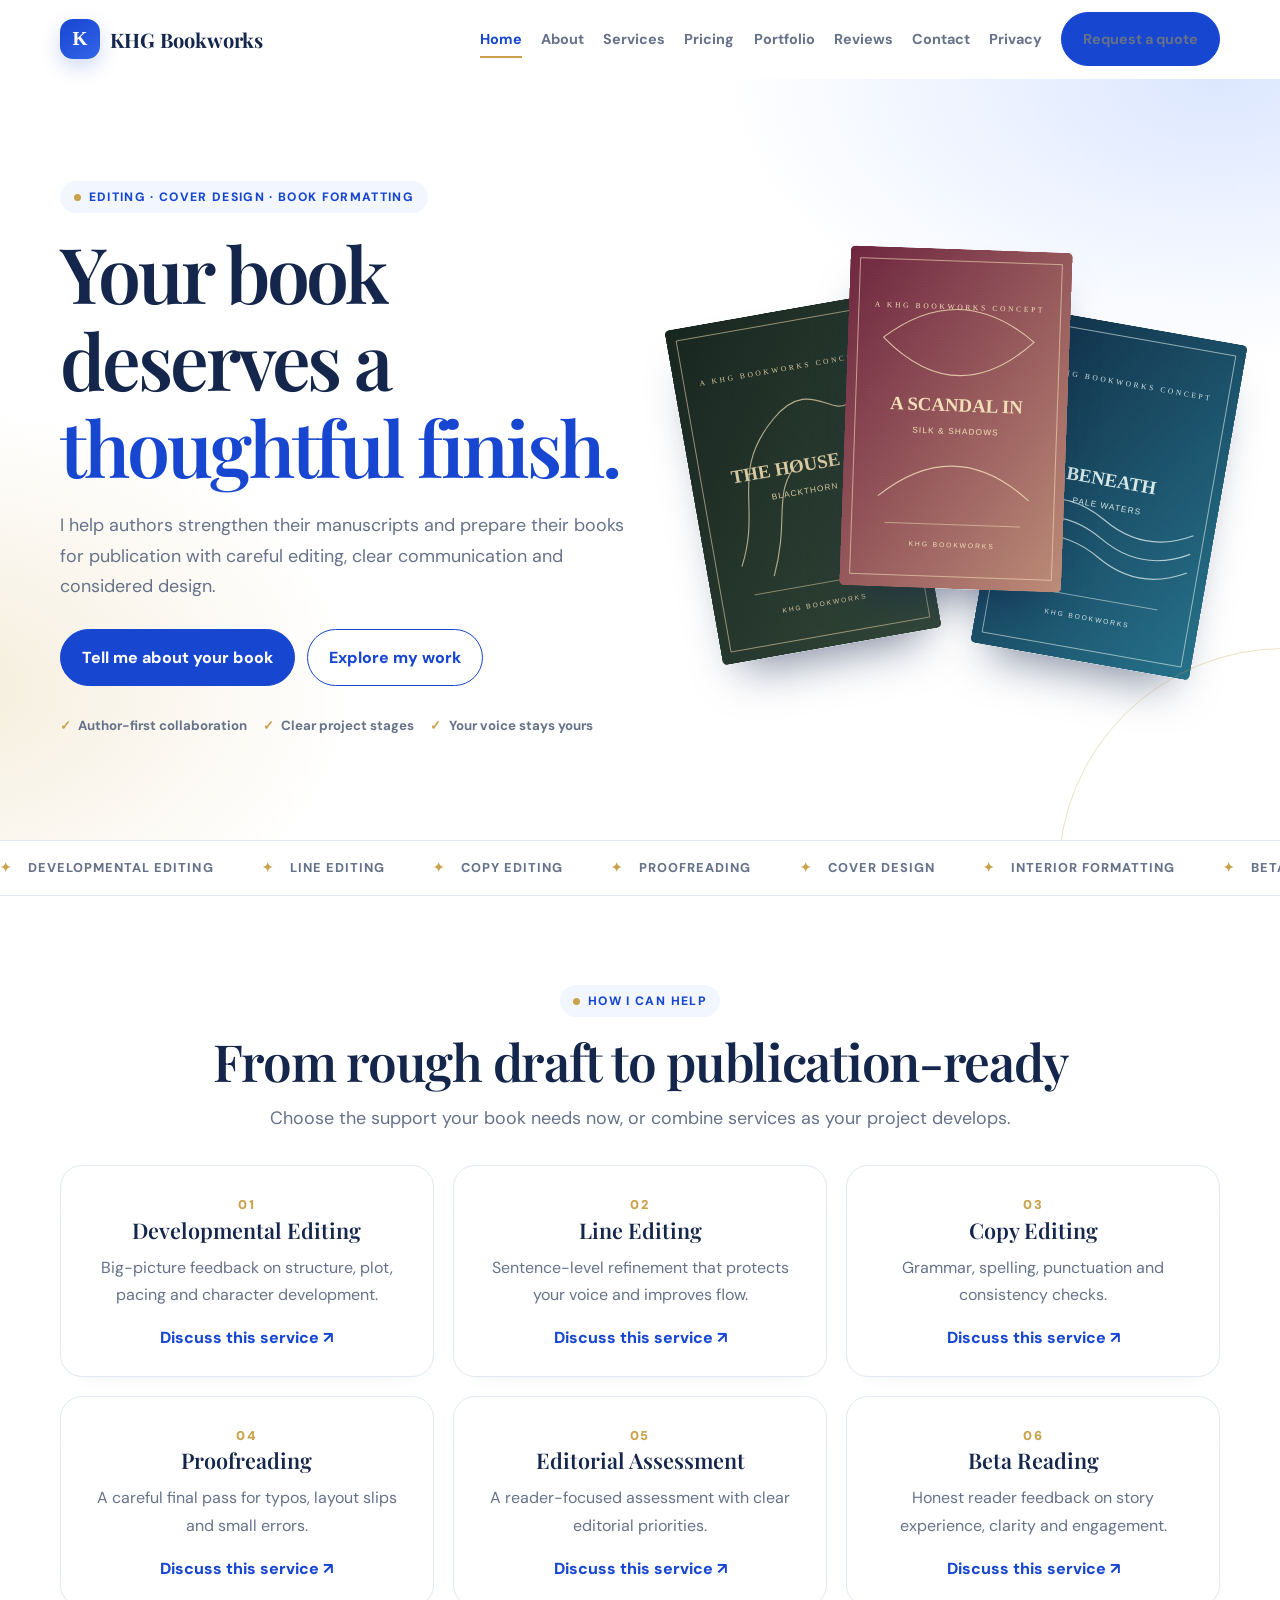
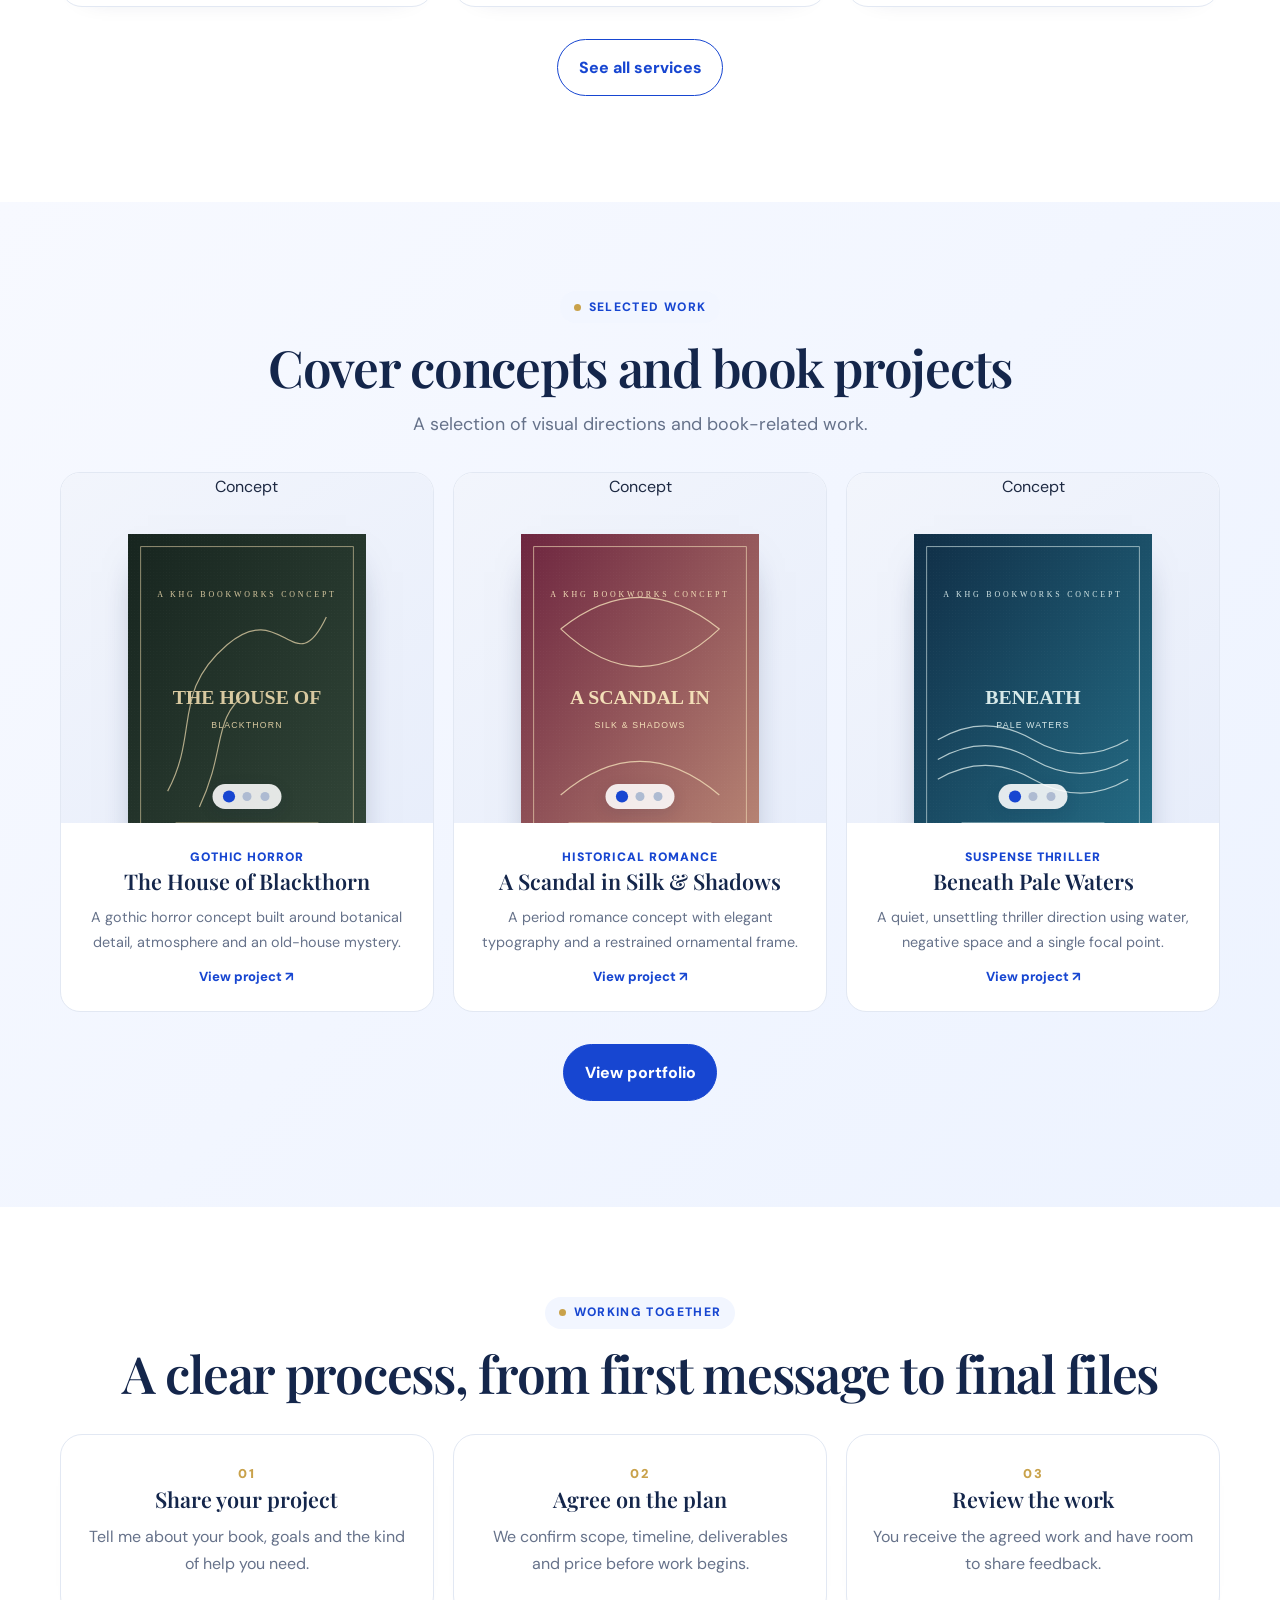
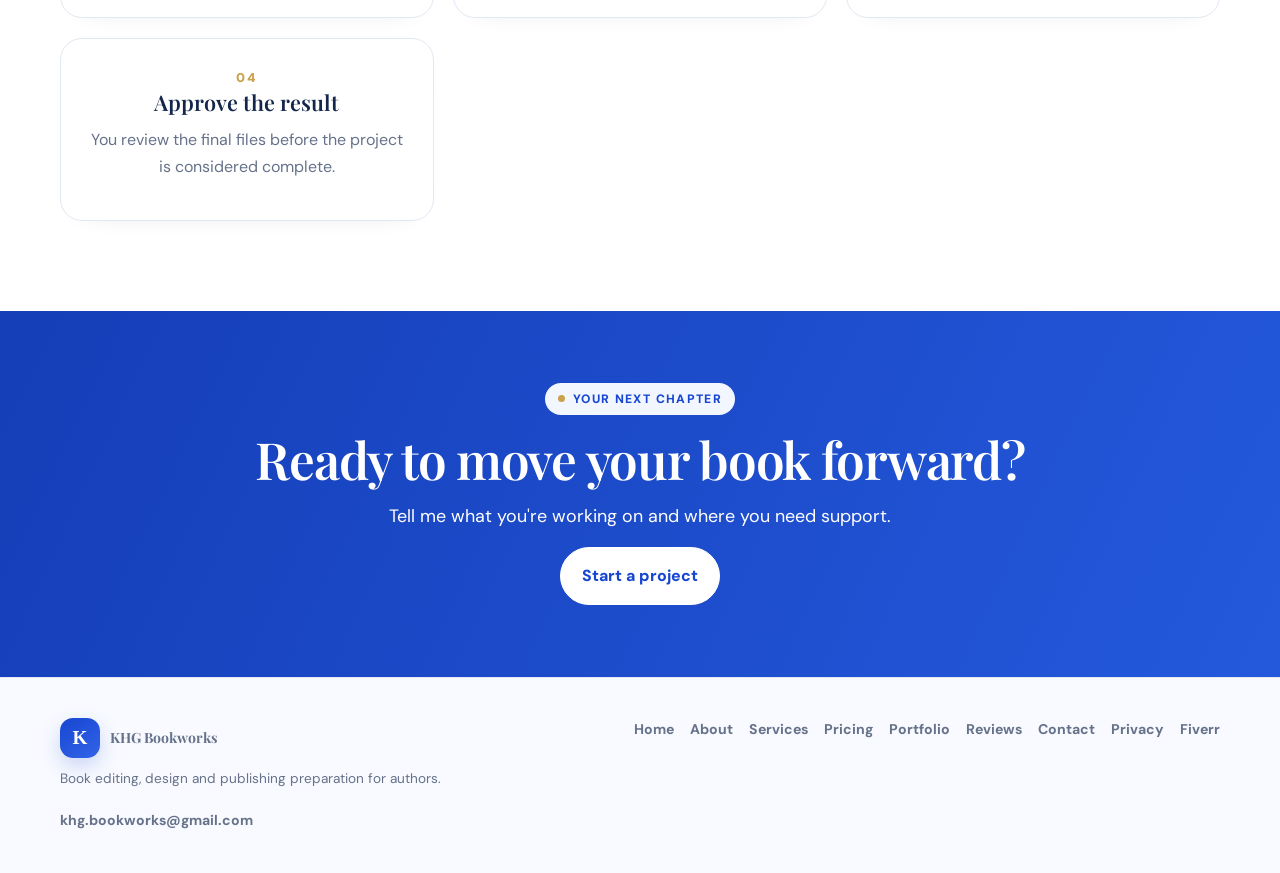
<file: index.html>
<!doctype html>
<html lang="en"><head><meta charset="utf-8"><meta name="viewport" content="width=device-width,initial-scale=1">
<title>Book Editing, Cover Design & Formatting | KHG Bookworks</title><meta name="description" content="Thoughtful editing, book design and formatting for authors preparing to publish."><link rel="canonical" href="https://khgbookworks.github.io/KHG.BOOKWORKS/"><meta property="og:type" content="website"><meta property="og:title" content="Book Editing, Cover Design & Formatting | KHG Bookworks"><meta property="og:description" content="Thoughtful editing, book design and formatting for authors preparing to publish."><meta property="og:url" content="https://khgbookworks.github.io/KHG.BOOKWORKS/"><meta name="twitter:card" content="summary">
<meta name="theme-color" content="#1746d1"><link rel="preconnect" href="https://fonts.googleapis.com"><link rel="preconnect" href="https://fonts.gstatic.com" crossorigin>
<link href="https://fonts.googleapis.com/css2?family=DM+Sans:wght@400;500;600;700&family=Playfair+Display:wght@500;600;700&display=swap" rel="stylesheet">
<link rel="stylesheet" href="css/style.css"><script src="js/config.js"></script><script defer src="js/main.js"></script></head>
<body data-page="home"><a class="skip" href="#main">Skip to content</a><div id="site"><div class="loading">KHG Bookworks</div></div></body></html>
</file>
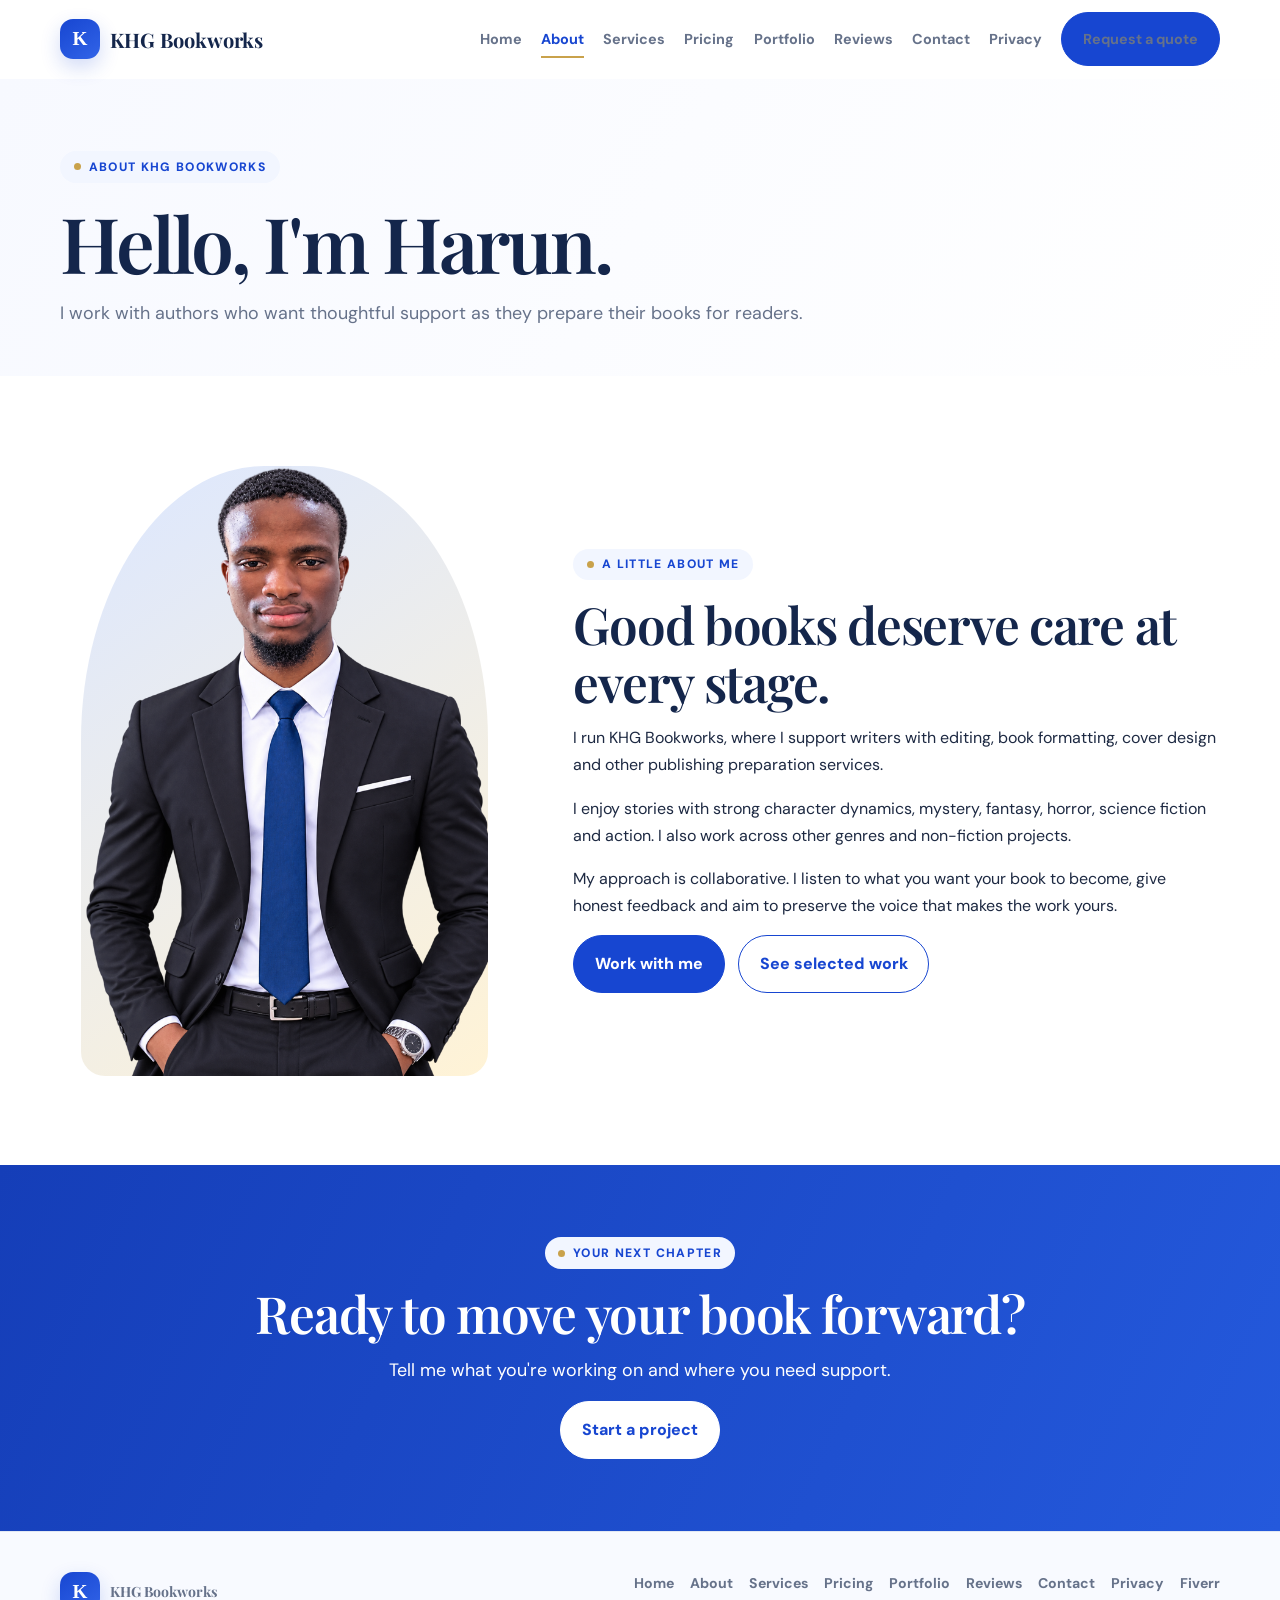
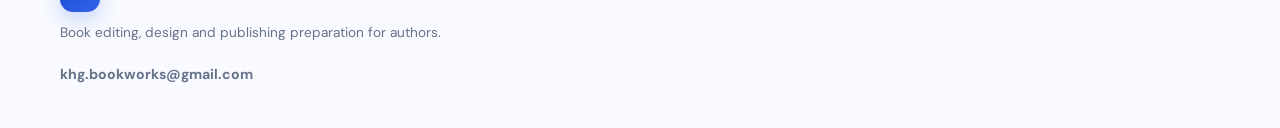
<file: about.html>
<!doctype html>
<html lang="en"><head><meta charset="utf-8"><meta name="viewport" content="width=device-width,initial-scale=1">
<title>About Harun | KHG Bookworks</title><meta name="description" content="Meet Harun, the person behind KHG Bookworks."><link rel="canonical" href="https://khgbookworks.github.io/KHG.BOOKWORKS/about.html"><meta property="og:type" content="website"><meta property="og:title" content="About Harun | KHG Bookworks"><meta property="og:description" content="Meet Harun, the person behind KHG Bookworks."><meta property="og:url" content="https://khgbookworks.github.io/KHG.BOOKWORKS/about.html"><meta name="twitter:card" content="summary">
<meta name="theme-color" content="#1746d1"><link rel="preconnect" href="https://fonts.googleapis.com"><link rel="preconnect" href="https://fonts.gstatic.com" crossorigin>
<link href="https://fonts.googleapis.com/css2?family=DM+Sans:wght@400;500;600;700&family=Playfair+Display:wght@500;600;700&display=swap" rel="stylesheet">
<link rel="stylesheet" href="css/style.css"><script src="js/config.js"></script><script defer src="js/main.js"></script></head>
<body data-page="about"><a class="skip" href="#main">Skip to content</a><div id="site"><div class="loading">KHG Bookworks</div></div></body></html>
</file>
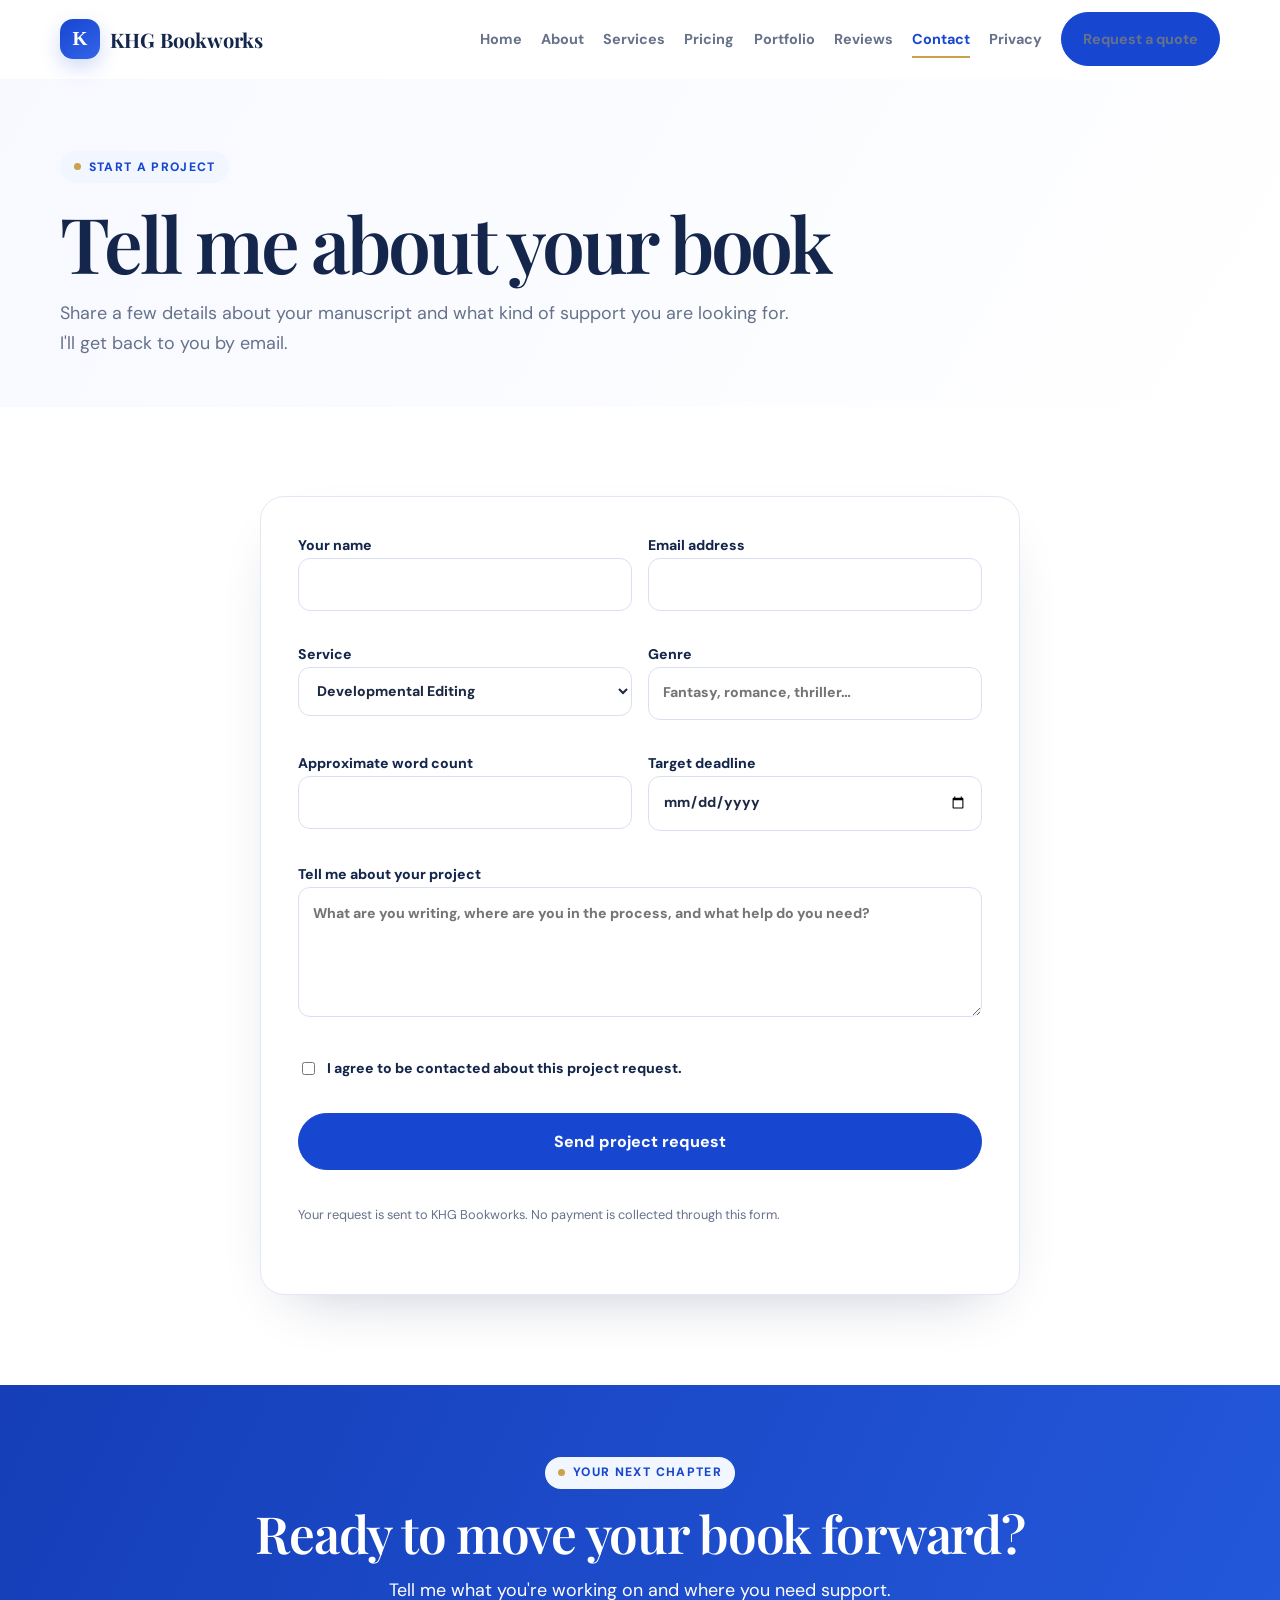
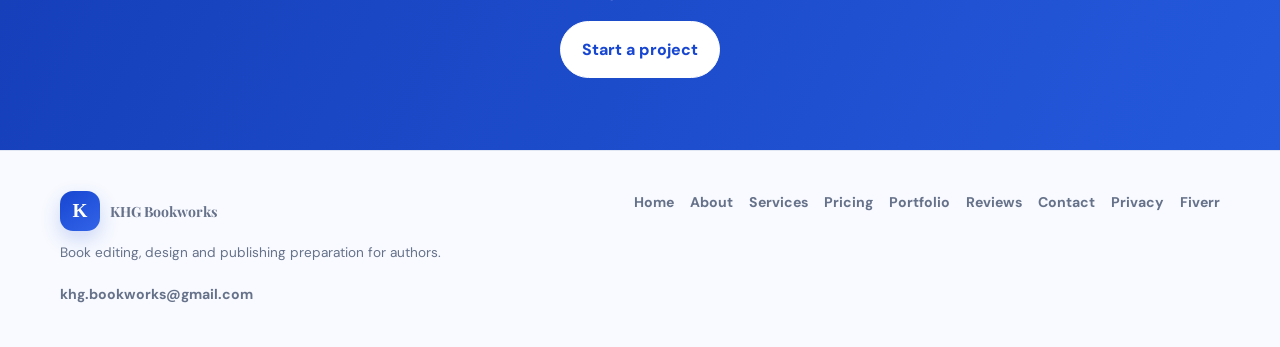
<file: contact.html>
<!doctype html>
<html lang="en"><head><meta charset="utf-8"><meta name="viewport" content="width=device-width,initial-scale=1">
<title>Start a Book Project | KHG Bookworks</title><meta name="description" content="Tell KHG Bookworks about your manuscript and the support you need."><link rel="canonical" href="https://khgbookworks.github.io/KHG.BOOKWORKS/contact.html"><meta property="og:type" content="website"><meta property="og:title" content="Start a Book Project | KHG Bookworks"><meta property="og:description" content="Tell KHG Bookworks about your manuscript and the support you need."><meta property="og:url" content="https://khgbookworks.github.io/KHG.BOOKWORKS/contact.html"><meta name="twitter:card" content="summary">
<meta name="theme-color" content="#1746d1"><link rel="preconnect" href="https://fonts.googleapis.com"><link rel="preconnect" href="https://fonts.gstatic.com" crossorigin>
<link href="https://fonts.googleapis.com/css2?family=DM+Sans:wght@400;500;600;700&family=Playfair+Display:wght@500;600;700&display=swap" rel="stylesheet">
<link rel="stylesheet" href="css/style.css"><script src="js/config.js"></script><script defer src="js/main.js"></script></head>
<body data-page="contact"><a class="skip" href="#main">Skip to content</a><div id="site"><div class="loading">KHG Bookworks</div></div></body></html>
</file>
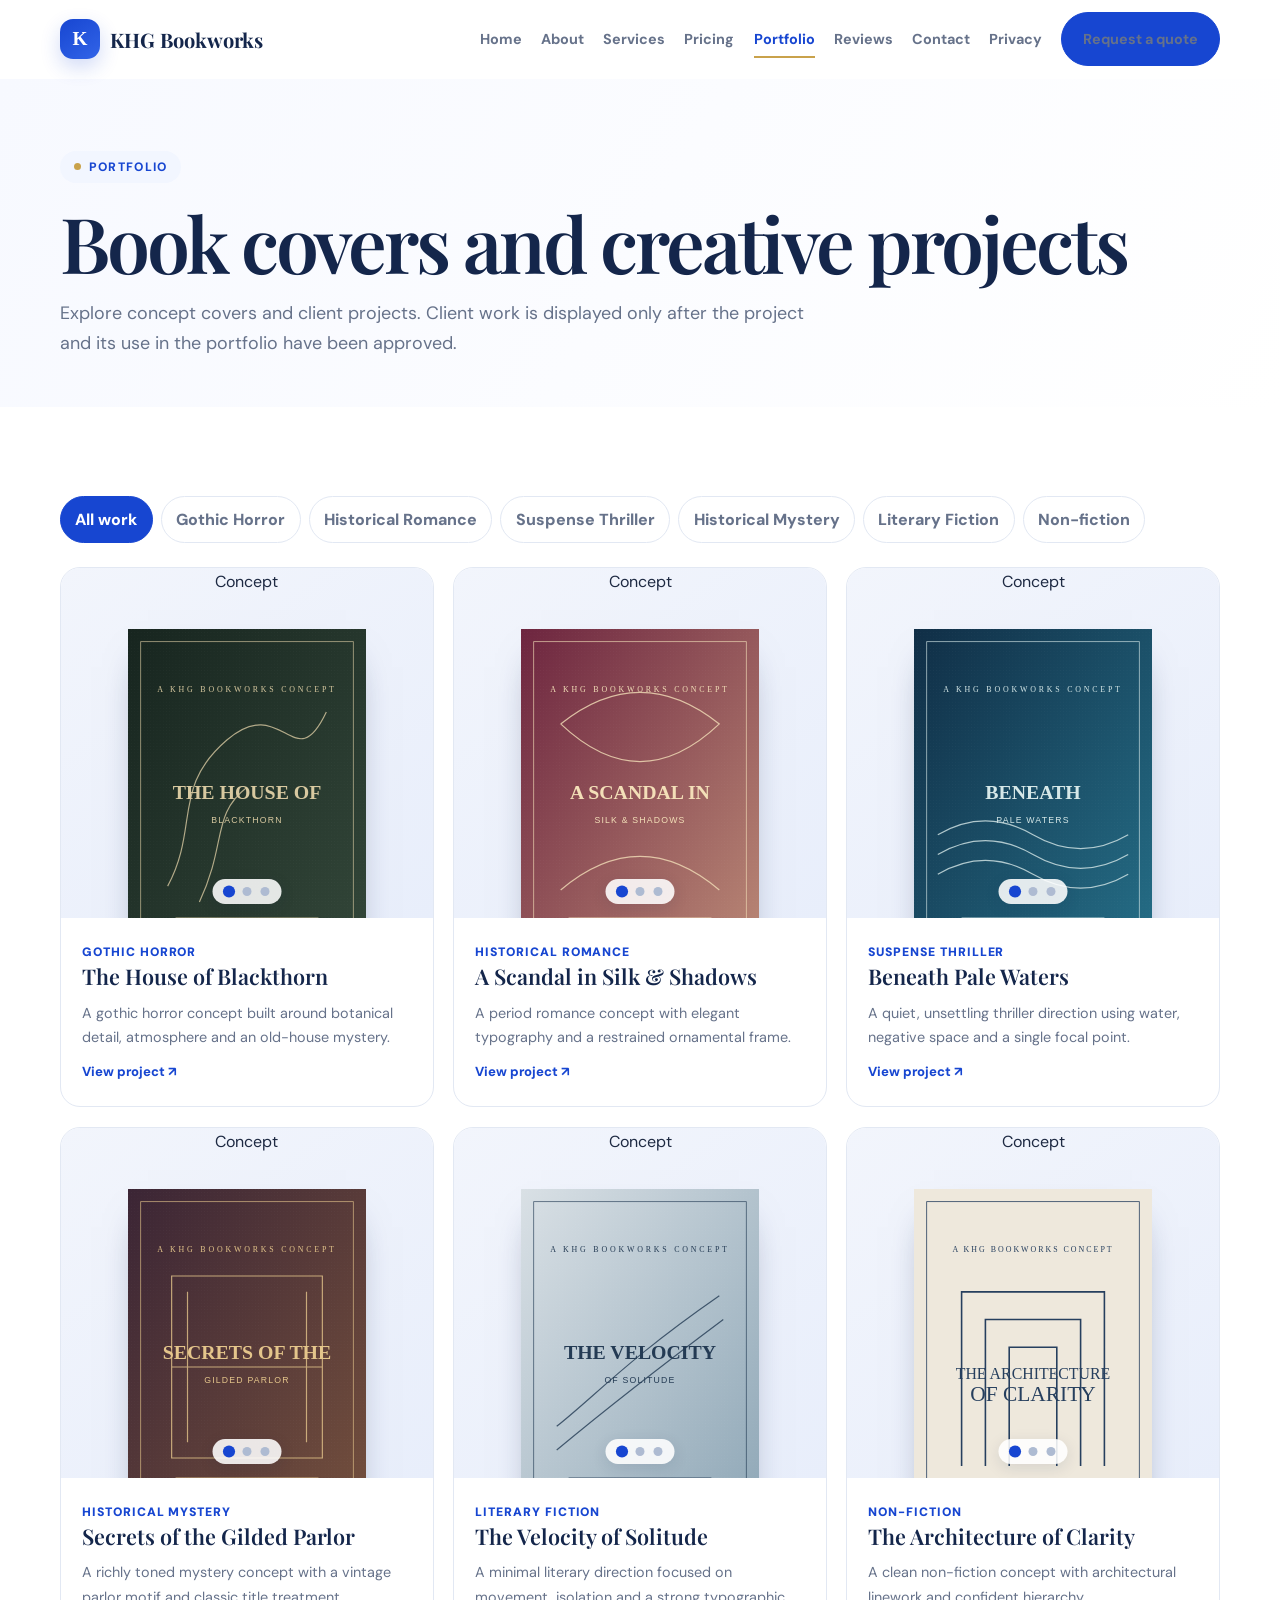
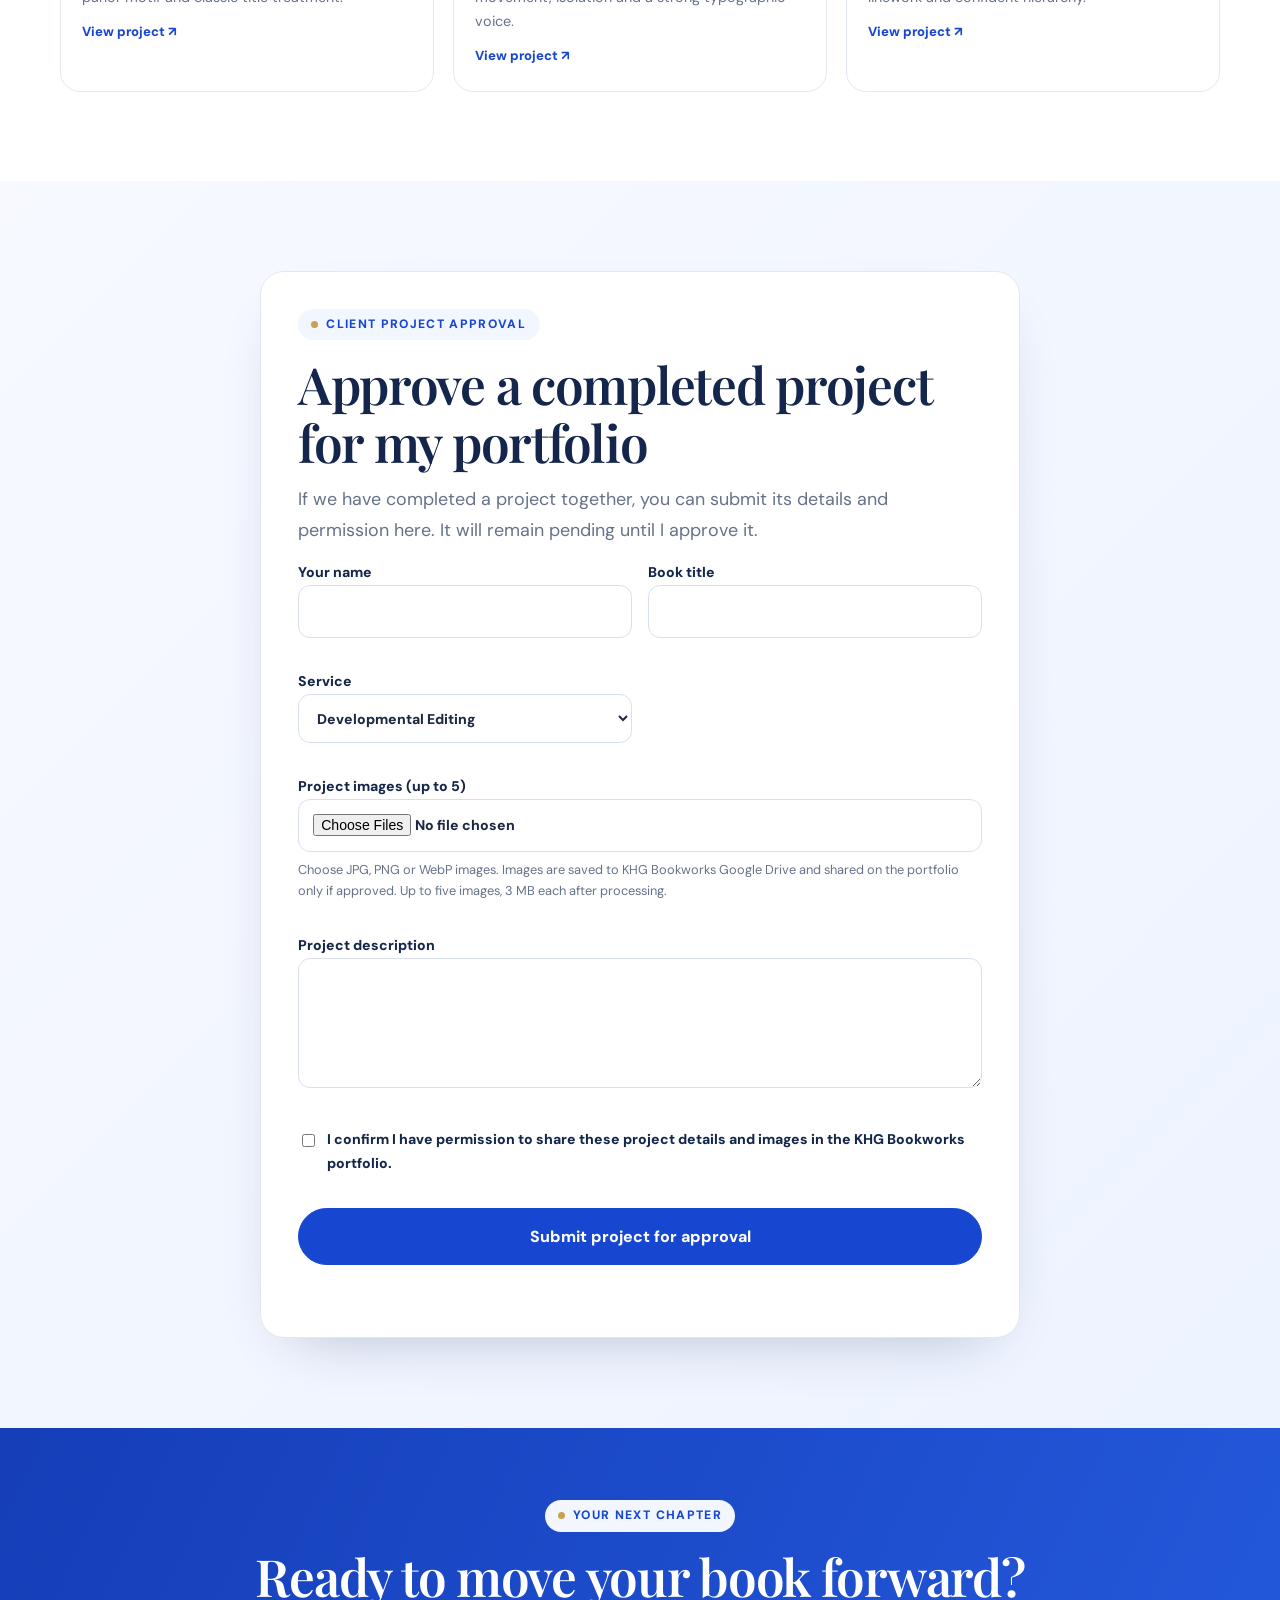
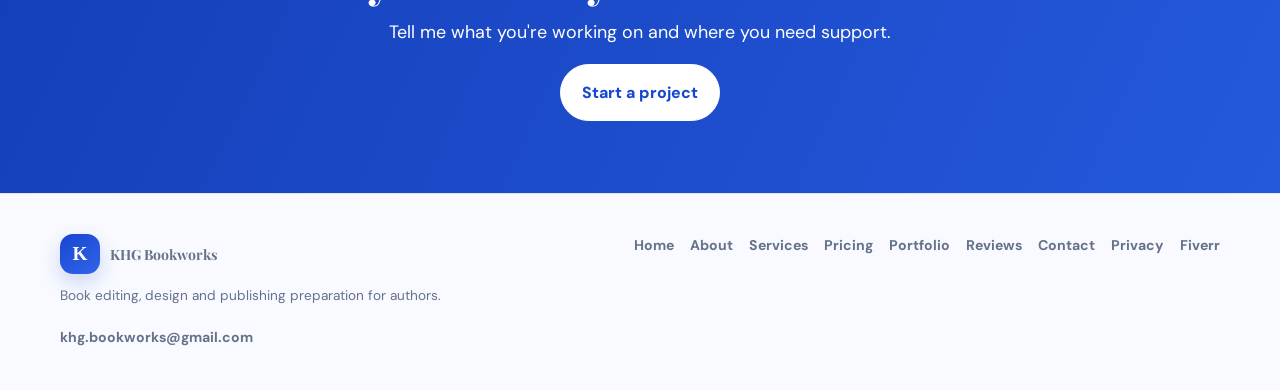
<file: portfolio.html>
<!doctype html>
<html lang="en"><head><meta charset="utf-8"><meta name="viewport" content="width=device-width,initial-scale=1">
<title>Book Design & Editing Portfolio | KHG Bookworks</title><meta name="description" content="Explore cover concepts and completed author projects."><link rel="canonical" href="https://khgbookworks.github.io/KHG.BOOKWORKS/portfolio.html"><meta property="og:type" content="website"><meta property="og:title" content="Book Design & Editing Portfolio | KHG Bookworks"><meta property="og:description" content="Explore cover concepts and completed author projects."><meta property="og:url" content="https://khgbookworks.github.io/KHG.BOOKWORKS/portfolio.html"><meta name="twitter:card" content="summary">
<meta name="theme-color" content="#1746d1"><link rel="preconnect" href="https://fonts.googleapis.com"><link rel="preconnect" href="https://fonts.gstatic.com" crossorigin>
<link href="https://fonts.googleapis.com/css2?family=DM+Sans:wght@400;500;600;700&family=Playfair+Display:wght@500;600;700&display=swap" rel="stylesheet">
<link rel="stylesheet" href="css/style.css"><script src="js/config.js"></script><script defer src="js/main.js"></script></head>
<body data-page="portfolio"><a class="skip" href="#main">Skip to content</a><div id="site"><div class="loading">KHG Bookworks</div></div></body></html>
</file>
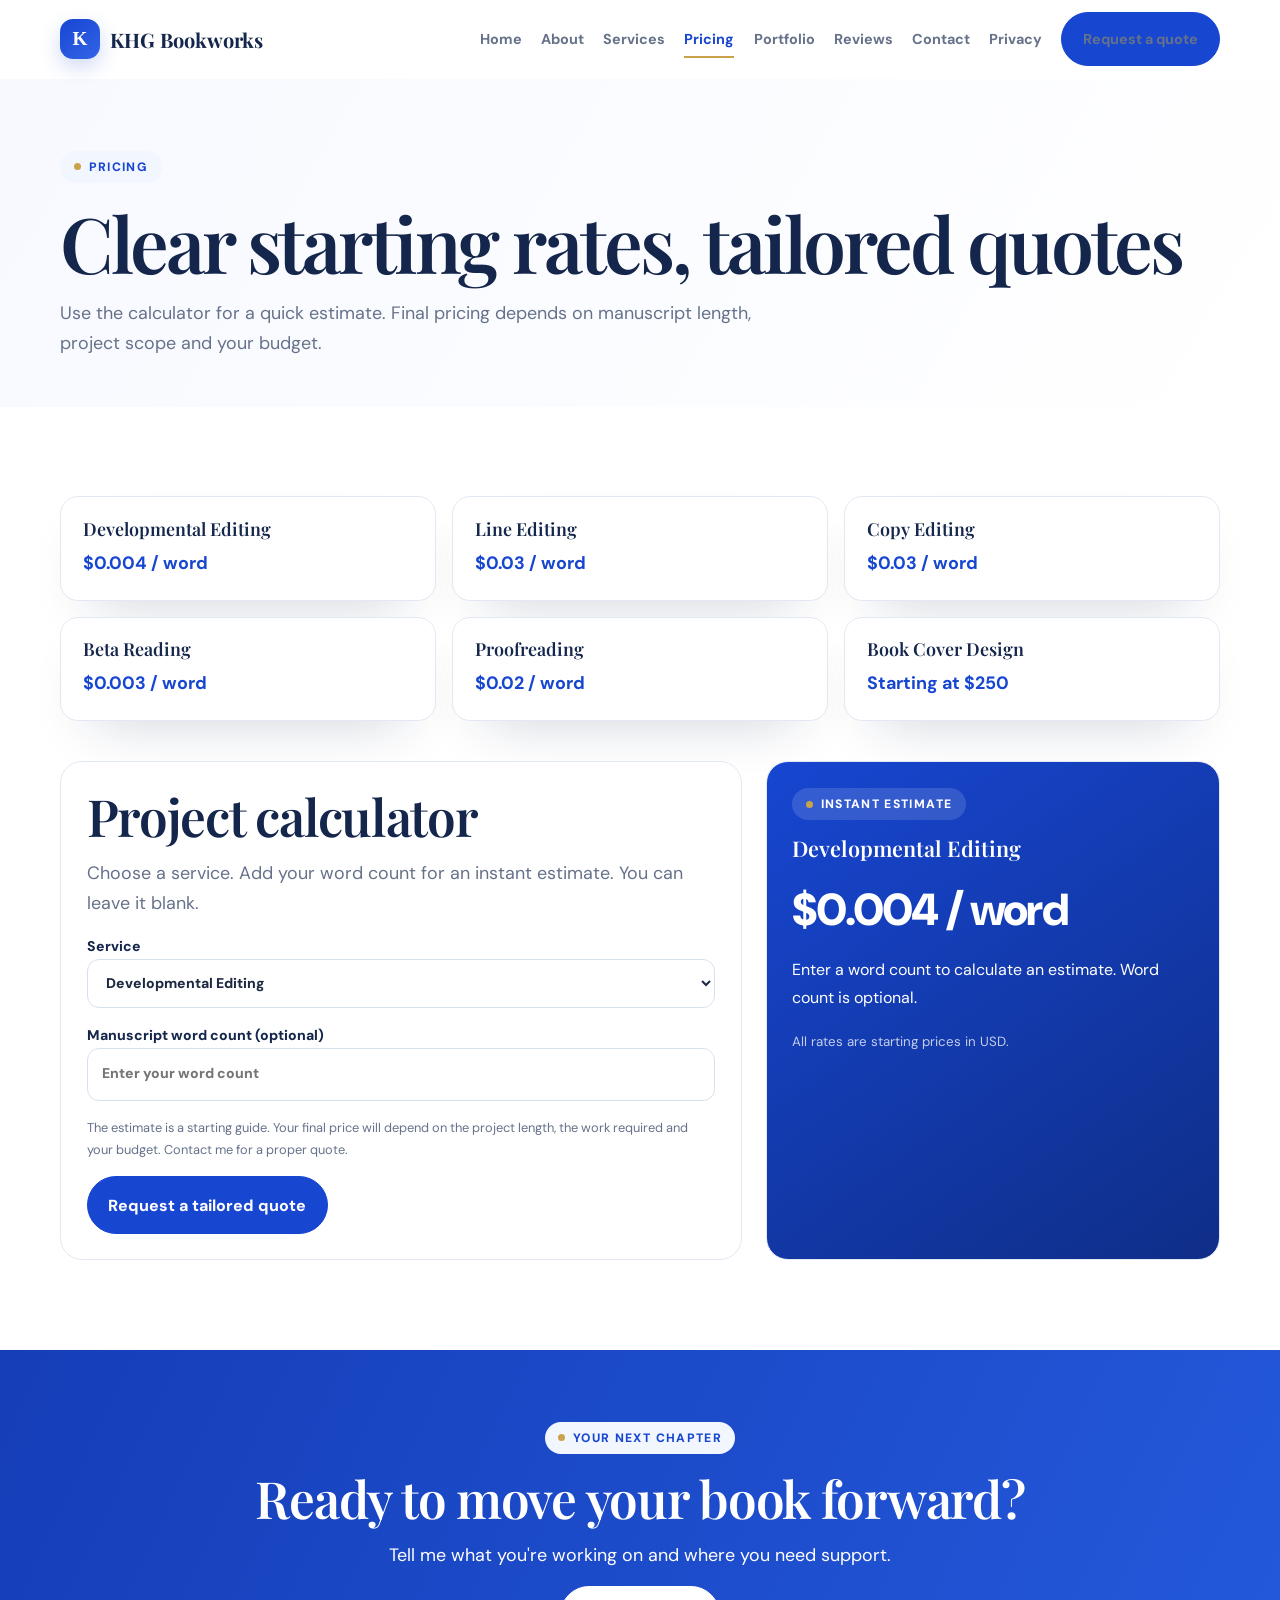
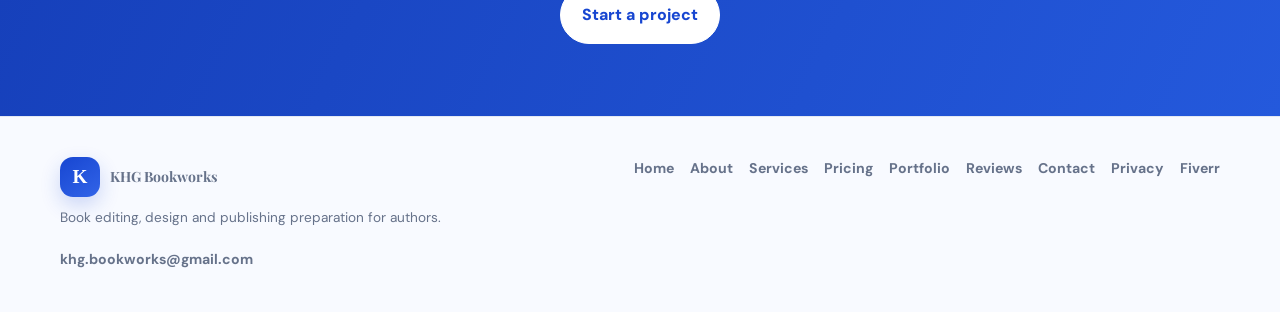
<file: pricing.html>
<!doctype html>
<html lang="en"><head><meta charset="utf-8"><meta name="viewport" content="width=device-width,initial-scale=1">
<title>Pricing & Project Estimate | KHG Bookworks</title><meta name="description" content="Get a starting estimate for your manuscript or book project."><link rel="canonical" href="https://khgbookworks.github.io/KHG.BOOKWORKS/pricing.html"><meta property="og:type" content="website"><meta property="og:title" content="Pricing & Project Estimate | KHG Bookworks"><meta property="og:description" content="Get a starting estimate for your manuscript or book project."><meta property="og:url" content="https://khgbookworks.github.io/KHG.BOOKWORKS/pricing.html"><meta name="twitter:card" content="summary">
<meta name="theme-color" content="#1746d1"><link rel="preconnect" href="https://fonts.googleapis.com"><link rel="preconnect" href="https://fonts.gstatic.com" crossorigin>
<link href="https://fonts.googleapis.com/css2?family=DM+Sans:wght@400;500;600;700&family=Playfair+Display:wght@500;600;700&display=swap" rel="stylesheet">
<link rel="stylesheet" href="css/style.css"><script src="js/config.js"></script><script defer src="js/main.js"></script></head>
<body data-page="pricing"><a class="skip" href="#main">Skip to content</a><div id="site"><div class="loading">KHG Bookworks</div></div></body></html>
</file>
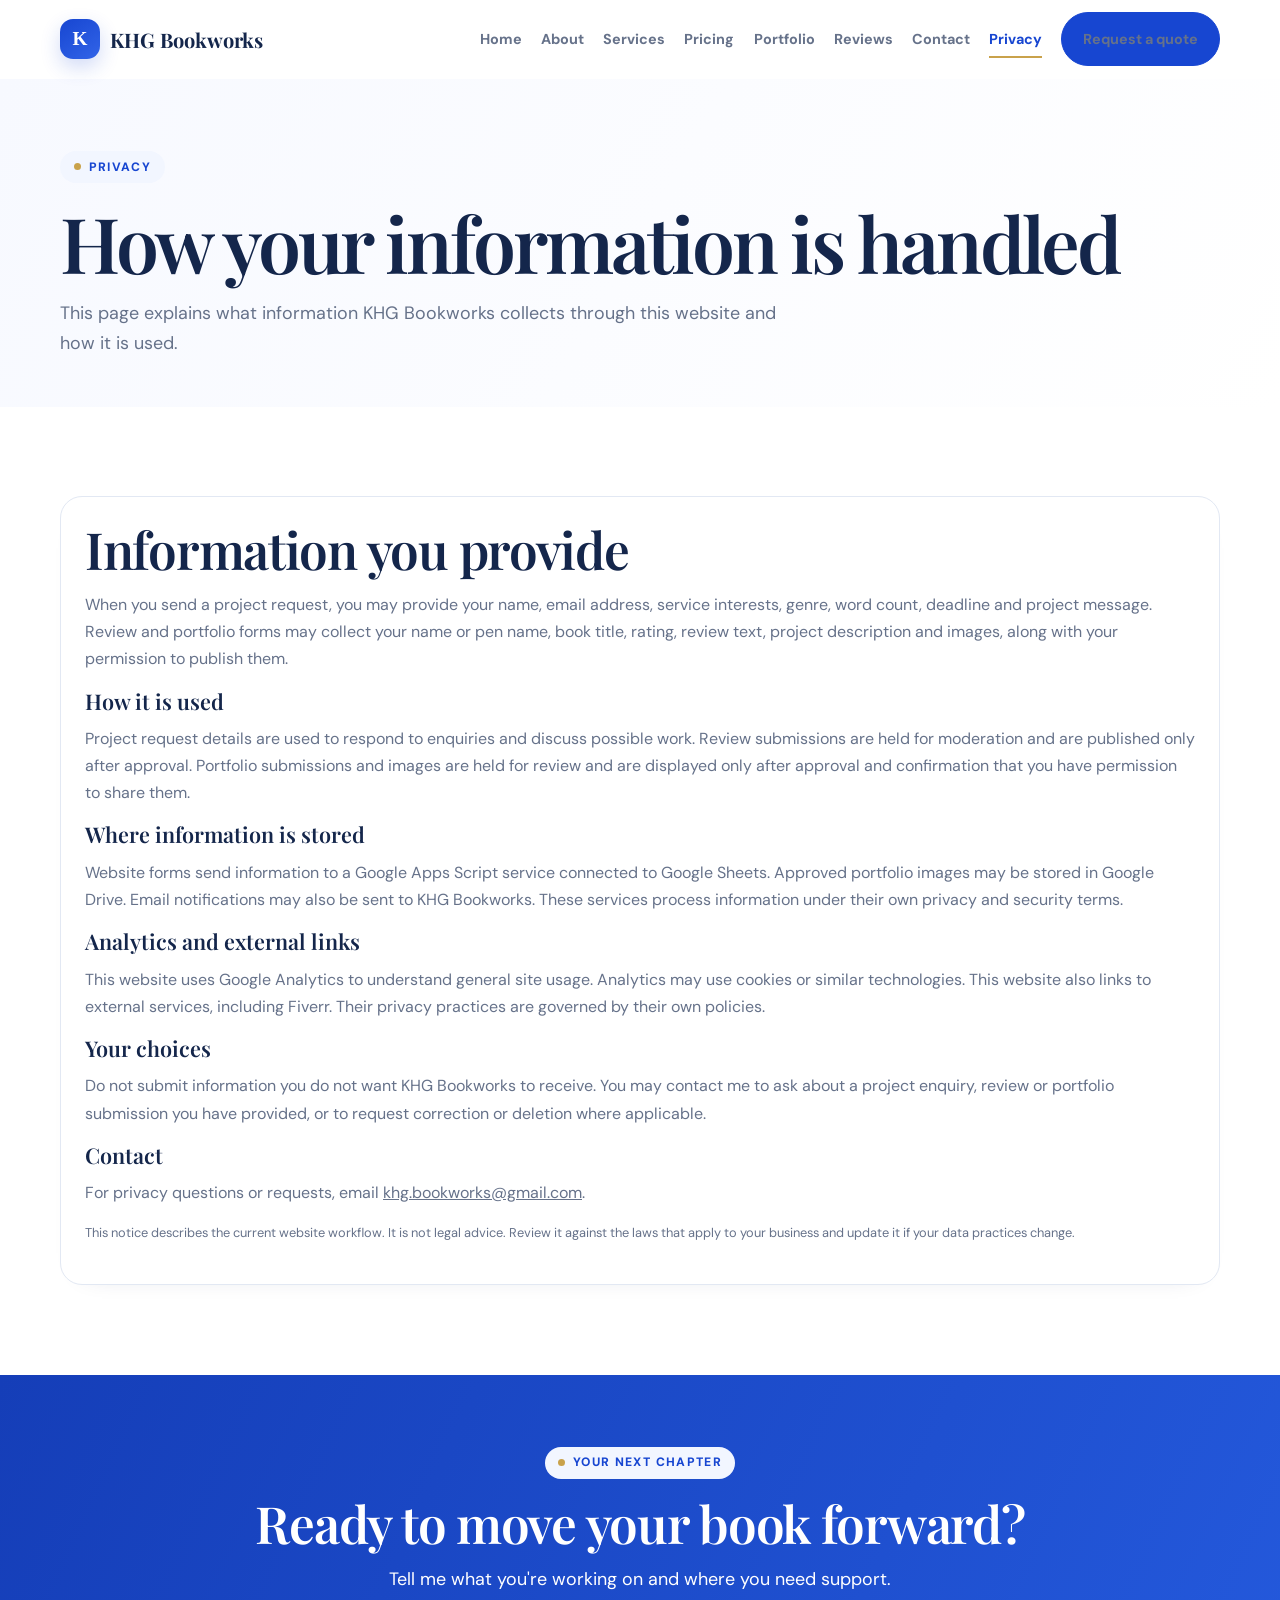
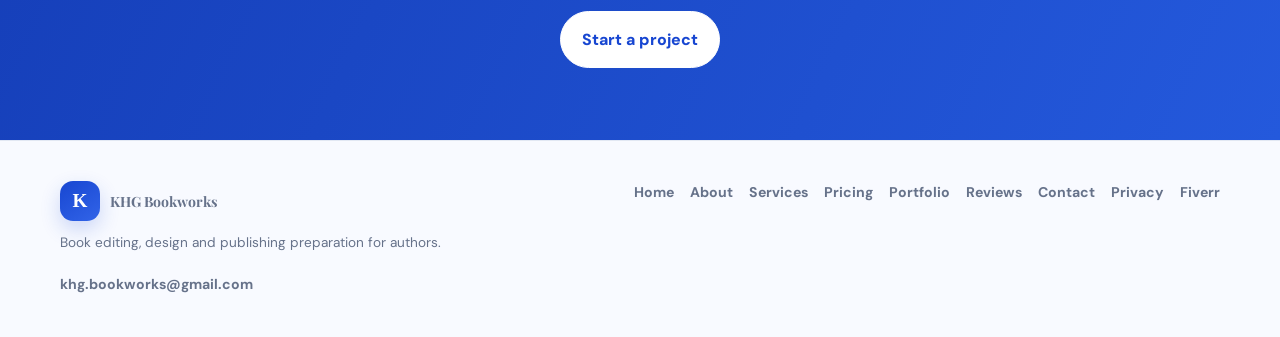
<file: privacy.html>
<!doctype html>
<html lang="en"><head><meta charset="utf-8"><meta name="viewport" content="width=device-width,initial-scale=1"><title>Privacy | KHG Bookworks</title><meta name="description" content="Learn how KHG Bookworks handles project enquiries, reviews, portfolio submissions and website analytics."><meta name="theme-color" content="#1746d1"><link rel="canonical" href="https://khgbookworks.github.io/KHG.BOOKWORKS/privacy.html"><meta property="og:type" content="website"><meta property="og:title" content="Privacy | KHG Bookworks"><meta property="og:description" content="How KHG Bookworks handles information submitted through this website."><meta property="og:url" content="https://khgbookworks.github.io/KHG.BOOKWORKS/privacy.html"><link rel="preconnect" href="https://fonts.googleapis.com"><link rel="preconnect" href="https://fonts.gstatic.com" crossorigin><link href="https://fonts.googleapis.com/css2?family=DM+Sans:wght@400;500;600;700&family=Playfair+Display:wght@500;600;700&display=swap" rel="stylesheet"><link rel="stylesheet" href="css/style.css"><script src="js/config.js"></script><script defer src="js/main.js"></script></head><body data-page="privacy"><a class="skip" href="#main">Skip to content</a><div id="site"><div class="loading">KHG Bookworks</div></div></body></html>
</file>
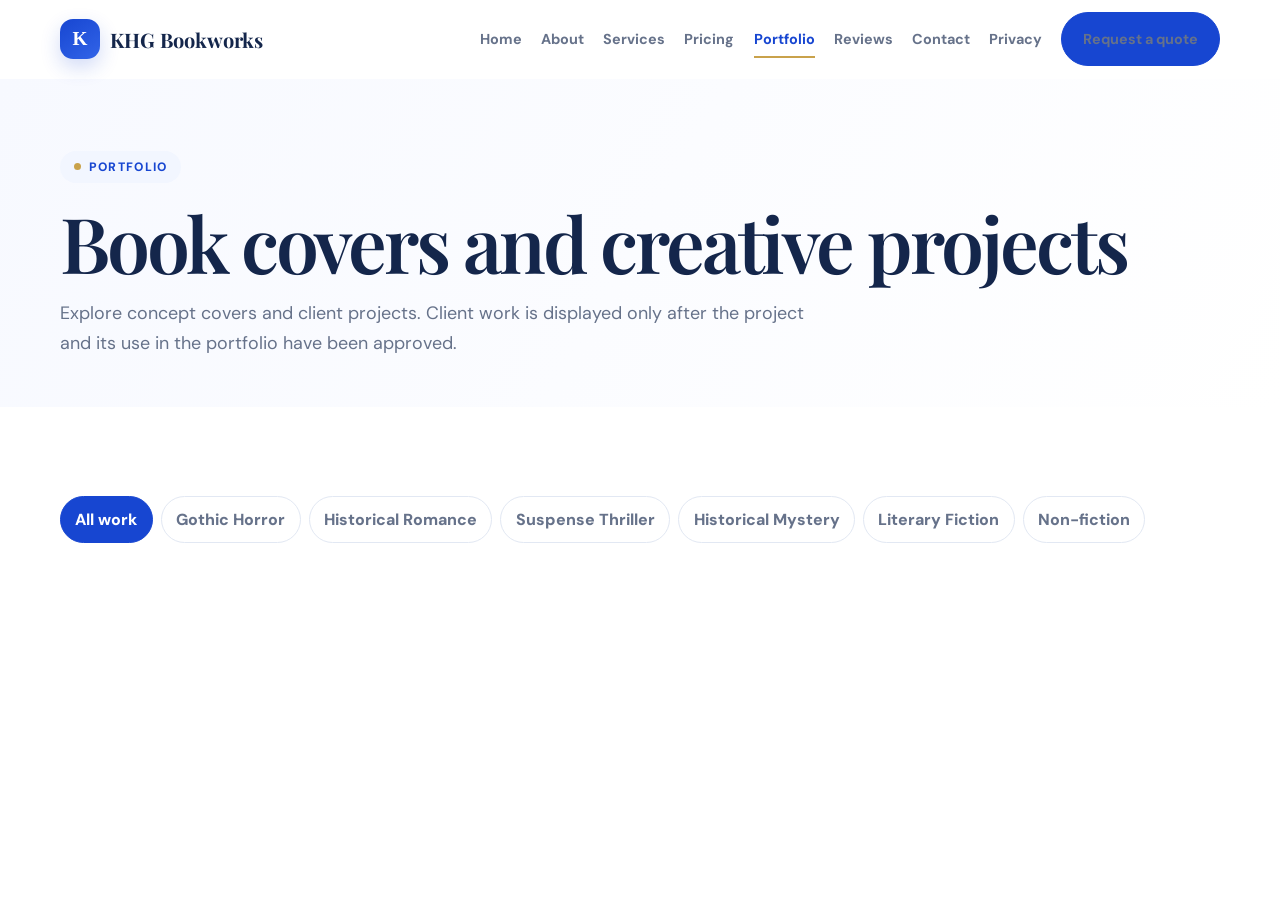
<file: projects.html>
<!doctype html>
<html lang="en"><head><meta charset="utf-8"><meta name="viewport" content="width=device-width,initial-scale=1"><meta http-equiv="refresh" content="0;url=portfolio.html"><link rel="canonical" href="https://khgbookworks.github.io/KHG.BOOKWORKS/portfolio.html"><title>Portfolio | KHG Bookworks</title><meta name="robots" content="noindex,follow"></head><body><p>This page has moved. <a href="portfolio.html">Visit the KHG Bookworks portfolio</a>.</p></body></html>
</file>
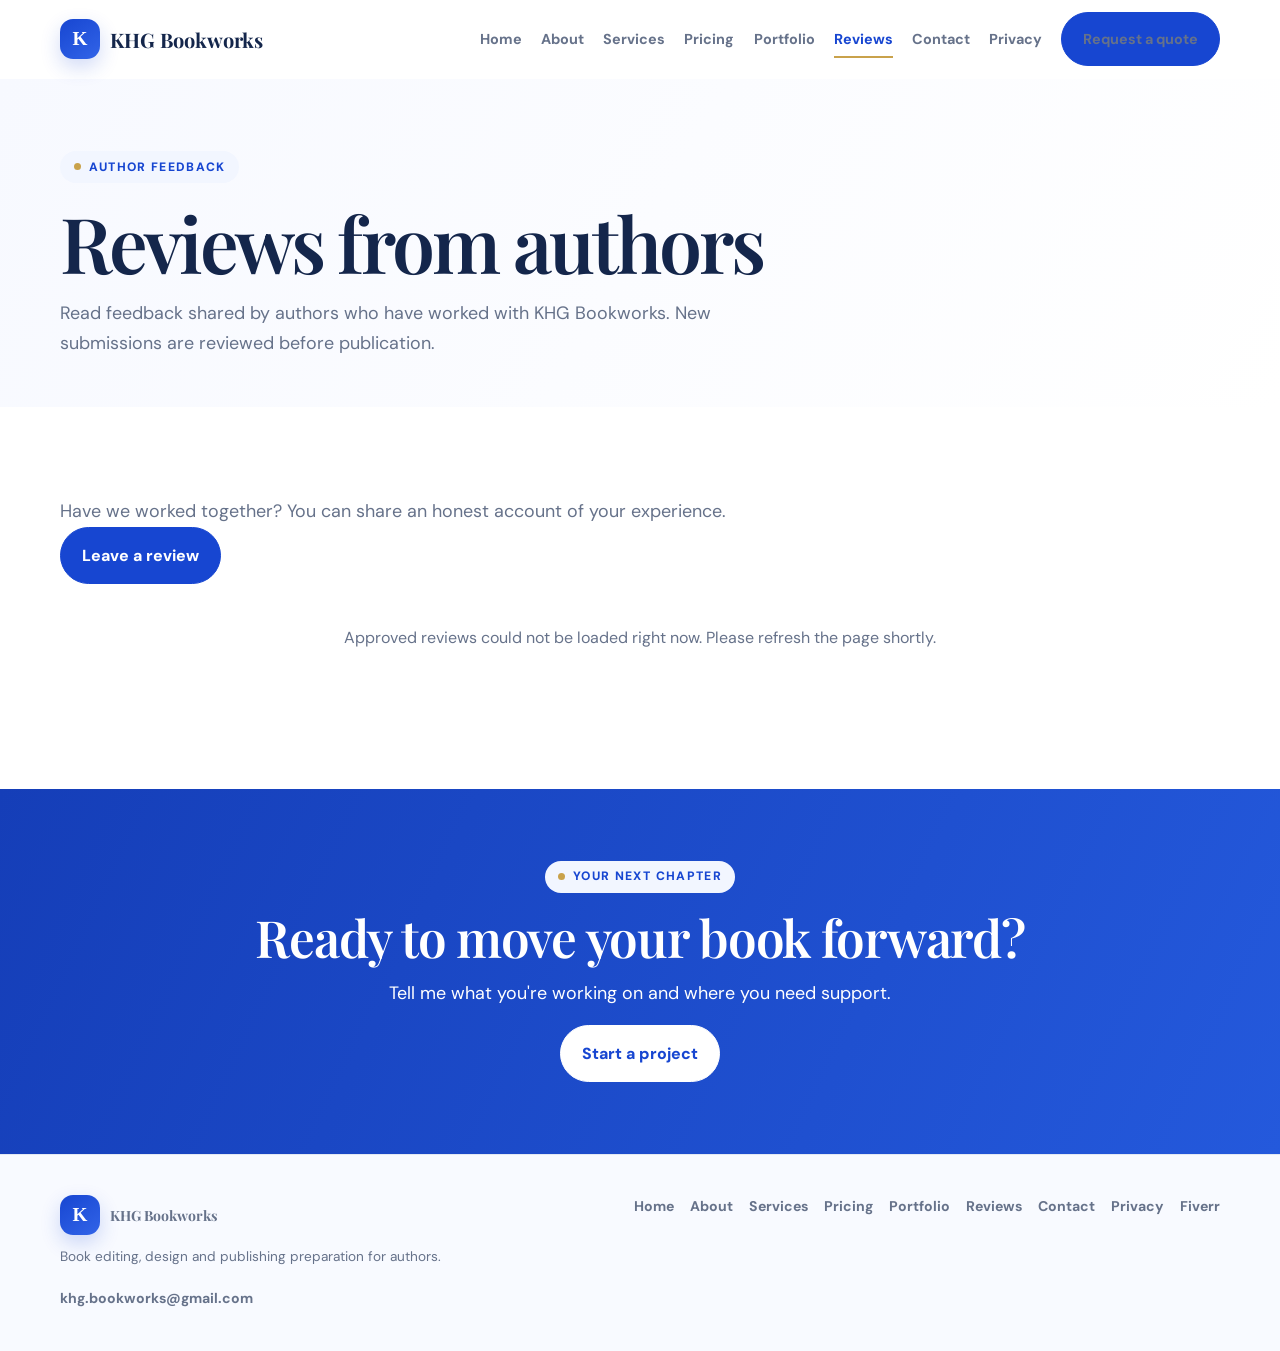
<file: reviews.html>
<!doctype html>
<html lang="en"><head><meta charset="utf-8"><meta name="viewport" content="width=device-width,initial-scale=1">
<title>Author Reviews | KHG Bookworks</title><meta name="description" content="Read approved author feedback or leave a review of your experience."><link rel="canonical" href="https://khgbookworks.github.io/KHG.BOOKWORKS/reviews.html"><meta property="og:type" content="website"><meta property="og:title" content="Author Reviews | KHG Bookworks"><meta property="og:description" content="Read approved author feedback or leave a review of your experience."><meta property="og:url" content="https://khgbookworks.github.io/KHG.BOOKWORKS/reviews.html"><meta name="twitter:card" content="summary">
<meta name="theme-color" content="#1746d1"><link rel="preconnect" href="https://fonts.googleapis.com"><link rel="preconnect" href="https://fonts.gstatic.com" crossorigin>
<link href="https://fonts.googleapis.com/css2?family=DM+Sans:wght@400;500;600;700&family=Playfair+Display:wght@500;600;700&display=swap" rel="stylesheet">
<link rel="stylesheet" href="css/style.css"><script src="js/config.js"></script><script defer src="js/main.js"></script></head>
<body data-page="reviews"><a class="skip" href="#main">Skip to content</a><div id="site"><div class="loading">KHG Bookworks</div></div></body></html>
</file>
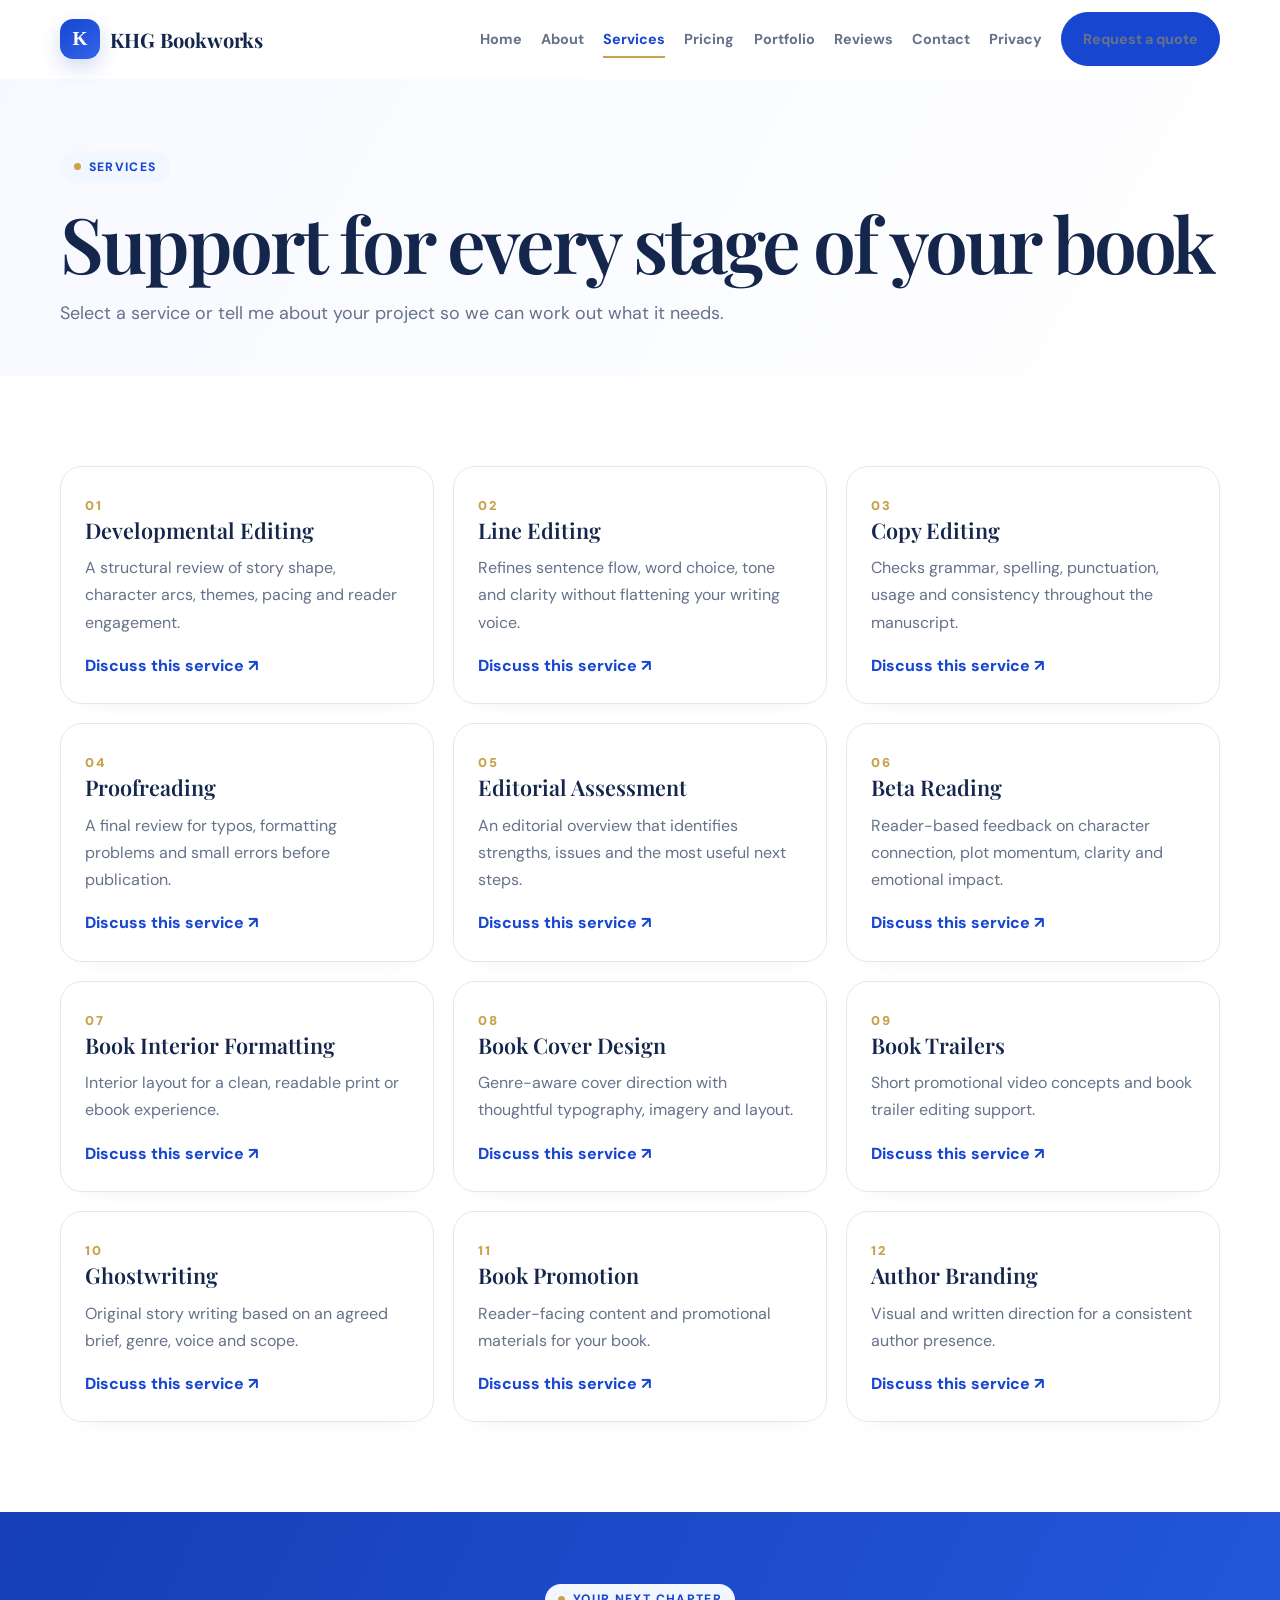
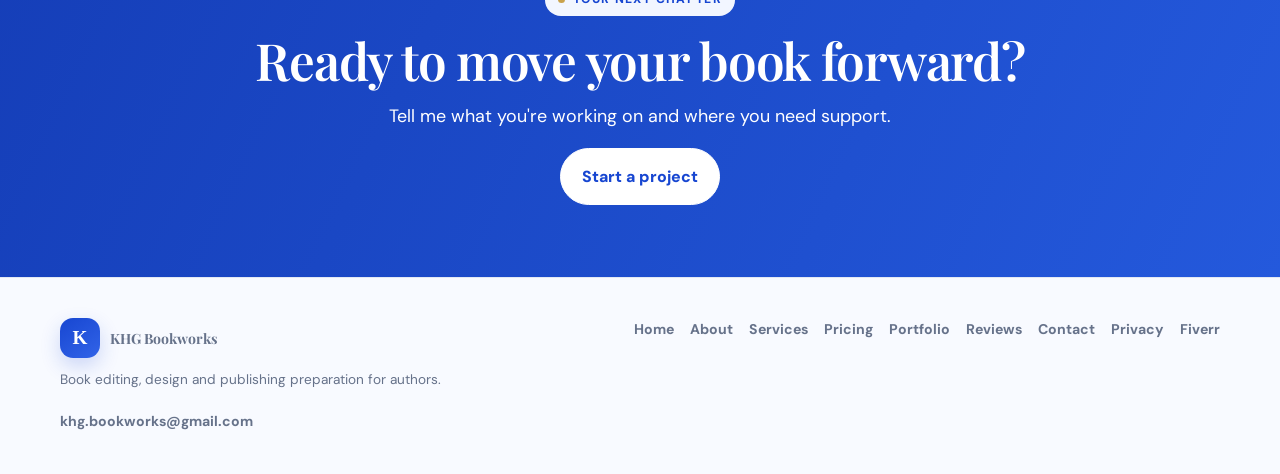
<file: services.html>
<!doctype html>
<html lang="en"><head><meta charset="utf-8"><meta name="viewport" content="width=device-width,initial-scale=1">
<title>Book Editing & Author Services | KHG Bookworks</title><meta name="description" content="Explore book editing, proofreading, formatting, cover design and author support."><link rel="canonical" href="https://khgbookworks.github.io/KHG.BOOKWORKS/services.html"><meta property="og:type" content="website"><meta property="og:title" content="Book Editing & Author Services | KHG Bookworks"><meta property="og:description" content="Explore book editing, proofreading, formatting, cover design and author support."><meta property="og:url" content="https://khgbookworks.github.io/KHG.BOOKWORKS/services.html"><meta name="twitter:card" content="summary">
<meta name="theme-color" content="#1746d1"><link rel="preconnect" href="https://fonts.googleapis.com"><link rel="preconnect" href="https://fonts.gstatic.com" crossorigin>
<link href="https://fonts.googleapis.com/css2?family=DM+Sans:wght@400;500;600;700&family=Playfair+Display:wght@500;600;700&display=swap" rel="stylesheet">
<link rel="stylesheet" href="css/style.css"><script src="js/config.js"></script><script defer src="js/main.js"></script></head>
<body data-page="services"><a class="skip" href="#main">Skip to content</a><div id="site"><div class="loading">KHG Bookworks</div></div></body></html>
</file>
<file: css/style.css>
:root{--blue:#1746d1;--blue2:#3264e8;--navy:#14264b;--gold:#c9a24b;--ink:#1d2942;--muted:#66728a;--line:#e2e8f3;--pale:#f2f6ff;--white:#fff;--shadow:0 24px 60px -34px #10234b55;--radius:22px}
*{box-sizing:border-box}html{scroll-behavior:smooth}body{margin:0;color:var(--ink);background:#fff;font:16px/1.7 "DM Sans",Arial,sans-serif;-webkit-font-smoothing:antialiased}a{color:inherit}img{max-width:100%;display:block}button,input,textarea,select{font:inherit}
.wrap{width:min(1160px,92%);margin:auto}h1,h2,h3{font-family:"Playfair Display",Georgia,serif;color:var(--navy);line-height:1.13;margin:0 0 .75rem;font-weight:600}h1{font-size:clamp(2.65rem,6vw,5.25rem);letter-spacing:-.04em}h2{font-size:clamp(2rem,4vw,3.2rem);letter-spacing:-.025em}h3{font-size:1.35rem}p{margin:.5rem 0 1rem}.lead{font-size:1.12rem;color:var(--muted);max-width:62ch}.center{text-align:center}.center .lead{margin-inline:auto}
.skip{position:absolute;left:-9999px;top:0;background:white;padding:.6rem;z-index:100}.skip:focus{left:1rem}.header{position:sticky;top:0;z-index:30;background:#ffffffed;backdrop-filter:blur(14px);border-bottom:1px solid transparent;transition:.25s}.header.scrolled{border-color:var(--line);box-shadow:0 8px 30px -22px #10234b88}.navrow{display:flex;align-items:center;justify-content:space-between;min-height:78px;gap:1rem}.brand{display:flex;align-items:center;gap:.65rem;text-decoration:none;font:700 1.25rem "Playfair Display",Georgia,serif;color:var(--navy)}.brandmark{width:40px;height:40px;border-radius:13px;display:grid;place-items:center;color:#fff;background:linear-gradient(145deg,var(--blue),var(--blue2));box-shadow:0 8px 20px #1746d133;font-family:Georgia,serif;font-size:1.2rem}.navlinks{display:flex;align-items:center;gap:1.2rem}.navlinks a{text-decoration:none;font-size:.9rem;font-weight:700;color:var(--muted);position:relative}.navlinks a:not(.btn):after{content:"";position:absolute;left:0;bottom:-7px;height:2px;width:100%;background:var(--gold);transform:scaleX(0);transform-origin:left;transition:.25s}.navlinks a:hover,.navlinks a[aria-current=page]{color:var(--blue)}.navlinks a:hover:after,.navlinks a[aria-current=page]:after{transform:scaleX(1)}.menu{display:none;border:0;background:none;color:var(--navy);font-size:1.7rem;cursor:pointer}
.btn{display:inline-flex;align-items:center;justify-content:center;gap:.5rem;padding:.88rem 1.3rem;border:1px solid var(--blue);border-radius:999px;background:var(--blue);color:white;text-decoration:none;font-weight:800;cursor:pointer;transition:transform .25s,box-shadow .25s,background .25s}.btn:hover{transform:translateY(-3px);box-shadow:0 14px 28px -14px #1746d199;background:#103ab7}.btn.outline{background:#fff;color:var(--blue)}.btn.gold{background:var(--gold);border-color:var(--gold);color:#fff}.btn:disabled{opacity:.55;cursor:wait}
:focus-visible{outline:3px solid #8eacff;outline-offset:3px}section{padding:clamp(3.5rem,7vw,6.2rem) 0}.soft{background:linear-gradient(135deg,#f7f9ff,#edf3ff)}.eyebrow{display:inline-flex;align-items:center;gap:.5rem;color:var(--blue);background:var(--pale);border-radius:99px;padding:.35rem .85rem;font-size:.76rem;font-weight:800;letter-spacing:.11em;text-transform:uppercase;margin-bottom:1rem}.eyebrow:before{content:"";width:7px;height:7px;background:var(--gold);border-radius:50%}
.hero{position:relative;overflow:hidden;padding:clamp(4rem,8vw,7rem) 0;background:radial-gradient(700px 400px at 95% 0%,#dce7ff 0,transparent 70%),radial-gradient(600px 400px at -5% 80%,#f5eddb 0,transparent 70%),#fff}.hero:after{content:"";position:absolute;width:450px;height:450px;border:1px solid #c9a24b55;border-radius:50%;right:-230px;bottom:-260px}.heroGrid{display:grid;grid-template-columns:1.05fr .95fr;align-items:center;gap:3rem}.heroCopy{position:relative;z-index:1}.heroCopy h1 span{color:var(--blue)}.heroCopy .lead{margin:1.3rem 0 1.7rem}.actions{display:flex;gap:.8rem;flex-wrap:wrap}.trustline{display:flex;gap:1rem;flex-wrap:wrap;margin-top:1.8rem;color:var(--muted);font-size:.83rem;font-weight:700}.trustline span:before{content:"✓";color:var(--gold);font-weight:900;margin-right:.45rem}
.coverFan{height:450px;position:relative;perspective:1200px}.coverFan img{position:absolute;width:42%;height:340px;object-fit:cover;border-radius:5px;box-shadow:0 28px 45px -20px #10234b88;transition:transform .7s cubic-bezier(.2,.8,.2,1)}.coverFan img:nth-child(1){left:0;top:75px;transform:rotate(-10deg)}.coverFan img:nth-child(2){left:29%;top:15px;z-index:2;transform:rotate(2deg)}.coverFan img:nth-child(3){right:0;top:90px;transform:rotate(10deg)}.coverFan:hover img:nth-child(1){transform:rotate(-15deg) translate(-12px,0)}.coverFan:hover img:nth-child(2){transform:translateY(-12px) scale(1.03)}.coverFan:hover img:nth-child(3){transform:rotate(15deg) translate(12px,0)}
.marquee{overflow:hidden;border-block:1px solid var(--line)}.marqueeTrack{display:flex;width:max-content;gap:3rem;padding:1rem 0;animation:marquee 30s linear infinite}.marquee span{white-space:nowrap;color:var(--muted);font-size:.8rem;font-weight:800;letter-spacing:.08em;text-transform:uppercase}.marquee span:before{content:"✦";color:var(--gold);margin-right:1rem}@keyframes marquee{to{transform:translateX(-50%)}}
.grid{display:grid;grid-template-columns:repeat(3,minmax(0,1fr));gap:1.2rem}.card,.reviewCard{background:#fff;border:1px solid var(--line);border-radius:var(--radius);padding:1.5rem;box-shadow:0 10px 28px -28px #10234b55;transition:transform .3s,box-shadow .3s,border-color .3s}.card:hover,.reviewCard:hover{transform:translateY(-6px);box-shadow:var(--shadow);border-color:#c6d4f4}.card p,.reviewCard p{color:var(--muted)}.number{color:var(--gold);font-size:.8rem;font-weight:900;letter-spacing:.12em}.textlink{color:var(--blue);font-weight:800;text-decoration:none}.textlink:after{content:" ↗"}
.pageIntro{padding:4.5rem 0 2rem;background:linear-gradient(120deg,#f7f9ff,#fff)}.aboutGrid{display:grid;grid-template-columns:.82fr 1.18fr;gap:4rem;align-items:center}.portraitFrame{position:relative;max-width:430px;margin:auto;min-height:400px;display:grid;place-items:end center;background:linear-gradient(145deg,#dce7ff,#fff3d6);border-radius:45% 45% 24px 24px;overflow:hidden}.portraitFrame img{width:100%;max-height:610px;object-fit:contain;object-position:center bottom}.portraitFallback{display:grid;place-items:center;align-self:center;width:190px;height:190px;border-radius:50%;background:#fff;color:var(--blue);font:600 4rem "Playfair Display",serif;border:8px solid #ffffffaa}
.projectCard{border:1px solid var(--line);border-radius:20px;overflow:hidden;background:#fff;transition:transform .35s,box-shadow .35s}.projectCard:hover{transform:translateY(-7px);box-shadow:var(--shadow)}.coverViewer{position:relative;background:linear-gradient(145deg,#f2f5fc,#e8eefb);height:350px;display:grid;place-items:center;overflow:hidden}.coverViewer img{height:84%;width:auto;max-width:70%;object-fit:contain;box-shadow:0 18px 38px -20px #10234b99;transition:transform .65s cubic-bezier(.2,.8,.2,1),filter .5s}.coverViewer[data-view="three"] img{transform:perspective(900px) rotateY(-23deg) rotateZ(-2deg) translateX(6px) scale(.94)}.coverViewer[data-view="detail"] img{transform:scale(1.32);filter:saturate(1.08)}.projectCard:hover .coverViewer[data-view="front"] img{transform:translateY(-7px) rotate(-1deg)}.viewControls{position:absolute;left:50%;bottom:13px;transform:translateX(-50%);display:flex;gap:.35rem;padding:.4rem;background:#ffffffdf;border:1px solid #fff;border-radius:99px}.viewControls button{width:9px;height:9px;border:0;border-radius:50%;background:#b8c4dc;cursor:pointer;padding:0}.viewControls button[aria-pressed=true]{background:var(--blue);transform:scale(1.2)}.projectInfo{padding:1.2rem 1.3rem 1.4rem}.projectMeta{font-size:.76rem;color:var(--blue);font-weight:900;text-transform:uppercase;letter-spacing:.08em}.projectInfo p{font-size:.9rem;color:var(--muted);margin:0}
.filterRow{display:flex;gap:.5rem;flex-wrap:wrap;margin:0 0 1.5rem}.filterRow button{border:1px solid var(--line);border-radius:99px;background:#fff;padding:.55rem .9rem;color:var(--muted);font-weight:800;cursor:pointer}.filterRow button.active,.filterRow button:hover{background:var(--blue);border-color:var(--blue);color:#fff}
.formShell{max-width:760px;margin:auto;background:#fff;border:1px solid var(--line);border-radius:24px;padding:clamp(1.2rem,4vw,2.3rem);box-shadow:var(--shadow)}.formGrid{display:grid;grid-template-columns:1fr 1fr;gap:1rem}.field{display:flex;flex-direction:column;gap:.4rem;margin-bottom:1rem}.field.full{grid-column:1/-1}.field label,.field legend{font-size:.88rem;font-weight:800;color:var(--navy)}.field input,.field select,.field textarea{width:100%;border:1px solid #d8e0ef;border-radius:12px;padding:.85rem .9rem;background:#fff;color:var(--ink)}.field textarea{resize:vertical;min-height:130px}.hint{font-size:.8rem;color:var(--muted)}.formStatus{margin-top:.8rem;font-weight:800;color:var(--blue)}.honeypot{position:absolute!important;left:-9999px!important;width:1px!important;height:1px!important;overflow:hidden}.checkline{display:flex;align-items:flex-start;gap:.6rem;font-size:.86rem;color:var(--muted)}.checkline input{margin-top:.35rem;width:auto}.stars{display:flex;flex-direction:row-reverse;justify-content:flex-end;gap:.25rem}.stars input{position:absolute;opacity:0}.stars label{font-size:1.8rem;color:#c6cedd;cursor:pointer}.stars label:hover,.stars label:hover~label,.stars input:checked~label{color:var(--gold)}
.calcGrid{display:grid;grid-template-columns:1.2fr .8fr;gap:2rem;align-items:start}.calcPanel,.estimate{padding:1.6rem;border:1px solid var(--line);border-radius:22px;background:#fff}.estimate{background:linear-gradient(145deg,var(--blue),#0f2e88);color:#fff;position:sticky;top:110px}.estimate h3,.estimate p{color:#fff}.estimateTotal{font-size:2.8rem;font-weight:900;letter-spacing:-.04em}.estimate small{color:#ffffffbf}.choiceList{display:grid;grid-template-columns:1fr 1fr;gap:.55rem}.choice{display:flex;gap:.5rem;align-items:flex-start;padding:.7rem;border:1px solid var(--line);border-radius:12px;font-size:.85rem;font-weight:700}.choice input{width:auto;margin-top:.3rem}.cta{background:linear-gradient(115deg,#153eb8,#2459dc);color:#fff;text-align:center;padding:4.5rem 0;position:relative;overflow:hidden}.cta h2,.cta p{color:#fff;position:relative;z-index:1;margin-inline:auto}.cta .btn{position:relative;z-index:1;background:#fff;color:var(--blue);border-color:#fff}.footer{background:#f8faff;border-top:1px solid var(--line);padding:2.5rem 0}.footerGrid{display:flex;justify-content:space-between;gap:2rem;align-items:flex-start}.footerLinks{display:flex;gap:1rem;flex-wrap:wrap}.footer a{font-size:.88rem;font-weight:700;color:var(--muted);text-decoration:none}.footer a:hover{color:var(--blue)}.footerNote{font-size:.85rem;color:var(--muted);margin-top:.6rem}
.reveal{opacity:0;transform:translateY(18px);transition:opacity .7s,transform .7s}.reveal.visible{opacity:1;transform:none}.loading{padding:4rem;text-align:center;color:var(--blue);font-weight:800}
@media(max-width:900px){.menu{display:block}.navlinks{position:absolute;left:0;right:0;top:100%;background:#fff;display:flex;flex-direction:column;align-items:stretch;gap:0;padding:0 4%;max-height:0;overflow:hidden;border-bottom:1px solid transparent;transition:max-height .35s,padding .35s}.header.open .navlinks{max-height:560px;padding:1rem 4% 1.3rem;border-color:var(--line)}.navlinks a{padding:.65rem 0}.navlinks .btn{margin-top:.5rem}.heroGrid,.aboutGrid{grid-template-columns:1fr}.heroGrid{gap:1rem}.coverFan{height:390px;max-width:620px;width:100%;margin:auto}.coverFan img{height:300px}.grid{grid-template-columns:repeat(2,minmax(0,1fr))}.calcGrid{grid-template-columns:1fr}.estimate{position:static}}
@media(max-width:620px){.navrow{min-height:68px}.brand{font-size:1.1rem}.brandmark{width:36px;height:36px}.hero{padding:3.5rem 0 2.5rem}.coverFan{height:320px}.coverFan img{height:245px;width:42%}.grid{grid-template-columns:1fr}.coverViewer{height:380px}.formGrid{grid-template-columns:1fr}.field.full{grid-column:auto}.choiceList{grid-template-columns:1fr}.footerGrid{flex-direction:column}.pageIntro{padding:3rem 0 1rem}.aboutGrid{gap:2rem}.portraitFrame{max-width:330px;min-height:320px}.projectCard:hover{transform:none}}
@media(prefers-reduced-motion:reduce){*,*:before,*:after{scroll-behavior:auto!important;animation-duration:.01ms!important;animation-iteration-count:1!important;transition-duration:.01ms!important}.reveal{opacity:1;transform:none}}
\n/* Reviews page and accessible review-form modal */\n.reviewHeader{display:flex;align-items:center;justify-content:space-between;gap:1.5rem;margin-bottom:2rem}.reviewHeader .lead{margin:0}.stars{color:var(--gold);letter-spacing:.12em;margin:.3rem 0 .8rem}.sampleNotice{grid-column:1/-1;padding:1rem 1.2rem;border:1px dashed #c9a24b;border-radius:14px;background:#fffaf0;color:#72551b;font-size:.9rem}.sampleTag{display:inline-block;padding:.25rem .55rem;border-radius:99px;background:#fff3d6;color:#76551a;font-size:.68rem;font-weight:900;letter-spacing:.06em}.reviewModal[hidden]{display:none}.reviewModal{position:fixed;inset:0;z-index:100;display:grid;place-items:center;padding:1rem}.reviewModalBackdrop{position:absolute;inset:0;background:#101a30b8;backdrop-filter:blur(5px)}.reviewDialog{position:relative;z-index:1;width:min(760px,100%);max-height:min(90vh,900px);overflow:auto;margin:0;background:#fff;border-radius:24px;padding:clamp(1.2rem,4vw,2.3rem);box-shadow:0 30px 90px #07142e66}.reviewDialog h2{font-size:clamp(1.8rem,4vw,2.5rem)}.modalClose{position:absolute;right:1rem;top:1rem;border:0;background:#f1f4fa;color:var(--navy);border-radius:50%;width:40px;height:40px;font-size:1.6rem;cursor:pointer}.modalOpen{overflow:hidden}@media(max-width:700px){.reviewHeader{align-items:flex-start;flex-direction:column}.reviewDialog{max-height:92vh}.reviewDialog .formGrid{grid-template-columns:1fr}.reviewDialog .field.full{grid-column:auto}}

/* Client-submitted portfolio image gallery */
.clientGallery{display:grid;grid-template-columns:repeat(2,minmax(0,1fr));gap:4px;background:#edf1f8;overflow:hidden}
.clientGallery img{display:block;width:100%;height:245px;object-fit:contain;background:#f2f5fc}
.clientGallery img:only-child{grid-column:1/-1;height:350px}
@media(max-width:620px){.clientGallery img{height:210px}.clientGallery img:only-child{height:320px}}


/* Animated project carousels and click-to-open cards */
.projectCard[role="button"],.reviewCard[role="button"]{cursor:pointer;position:relative}
.projectCard[role="button"]:focus-visible,.reviewCard[role="button"]:focus-visible{outline:3px solid #8eacff;outline-offset:4px}
.projectCarousel{height:350px;position:relative;display:grid;place-items:center;overflow:hidden;background:linear-gradient(145deg,#f2f5fc,#e8eefb);perspective:1000px}
.projectCarousel>img{height:84%;width:auto;max-width:76%;object-fit:contain;box-shadow:0 18px 38px -20px #10234b99;transition:transform .55s cubic-bezier(.2,.8,.2,1),filter .45s}
.projectCarousel[data-mode="three"]>img{transform:perspective(900px) rotateY(-24deg) rotateZ(-2deg) translateX(5px) scale(.94)}
.projectCarousel[data-mode="detail"]>img{transform:scale(1.3);filter:saturate(1.1)}
.projectCard:hover .projectCarousel[data-mode="front"]>img{transform:translateY(-6px) rotate(-1deg)}
.projectDots{position:absolute;bottom:14px;left:50%;transform:translateX(-50%);display:flex;gap:9px;padding:8px 12px;border-radius:99px;background:#ffffffdf;box-shadow:0 4px 16px #10234b1c}
.projectDot{width:9px;height:9px;padding:0;border:0;border-radius:50%;background:#aebbd2;cursor:pointer;transition:transform .25s,background .25s}
.projectDot.active{background:var(--blue);transform:scale(1.35)}
.projectOpenHint,.reviewOpenHint{display:inline-block;margin-top:.7rem;color:var(--blue);font-size:.82rem;font-weight:800}
.reviewCard[role="button"]{transition:transform .35s,box-shadow .35s}
.reviewCard[role="button"]:hover{transform:translateY(-7px) scale(1.01);box-shadow:0 18px 40px -24px #10234b66}
.emptyReviews{grid-column:1/-1;color:var(--muted);padding:2rem;text-align:center}
.workViewer[hidden]{display:none}
.workViewer{position:fixed;inset:0;z-index:120;display:grid;place-items:center;padding:clamp(.7rem,3vw,2rem);overflow:hidden}
.workViewerBackdrop{position:absolute;inset:0;background:rgba(8,18,42,.78);backdrop-filter:blur(12px);animation:viewerFade .3s ease both}
.workViewerBackdrop:before,.workViewerBackdrop:after{content:"";position:absolute;width:45vw;height:45vw;min-width:260px;min-height:260px;border-radius:50%;filter:blur(65px);opacity:.32;animation:viewerGlow 8s ease-in-out infinite alternate}
.workViewerBackdrop:before{background:#2459dc;top:-12%;left:-8%}
.workViewerBackdrop:after{background:#d5a83f;right:-10%;bottom:-18%;animation-delay:-4s}
.workViewerPanel{position:relative;z-index:1;width:min(980px,100%);max-height:min(90vh,1000px);overflow:auto;background:#fff;border:1px solid #ffffff88;border-radius:26px;padding:clamp(1.2rem,4vw,2.5rem);box-shadow:0 35px 100px #02091888;animation:viewerPop .42s cubic-bezier(.2,.8,.2,1) both}
.workViewerClose{position:sticky;float:right;top:0;width:42px;height:42px;border:0;border-radius:50%;background:#edf2fc;color:var(--navy);font-size:1.7rem;line-height:1;cursor:pointer;z-index:2}
.workViewerContent h2{padding-right:3rem}
.viewerDescription{color:var(--muted);margin-bottom:1.2rem}
.viewerGallery{display:grid;grid-template-columns:repeat(auto-fit,minmax(220px,1fr));gap:1rem;align-items:center}
.viewerGallery img{width:100%;max-height:65vh;object-fit:contain;background:#f3f6fc;border-radius:14px;padding:.4rem;animation:viewerImage .5s ease both}
.viewerReviewText{font-size:clamp(1.15rem,2.3vw,1.55rem);line-height:1.8;color:var(--ink);white-space:pre-wrap}
.modalOpen{overflow:hidden}
@keyframes viewerFade{from{opacity:0}to{opacity:1}}
@keyframes viewerPop{from{opacity:0;transform:translateY(28px) scale(.94)}to{opacity:1;transform:translateY(0) scale(1)}}
@keyframes viewerImage{from{opacity:0;transform:translateY(12px)}to{opacity:1;transform:translateY(0)}}
@keyframes viewerGlow{from{transform:translate3d(-3%,0,0) scale(.9)}to{transform:translate3d(5%,4%,0) scale(1.12)}}
@media(prefers-reduced-motion:reduce){.workViewerBackdrop:before,.workViewerBackdrop:after{animation:none}.workViewerPanel,.viewerGallery img{animation:none}}
@media(max-width:620px){.projectCarousel{height:380px}.workViewerPanel{max-height:94vh;border-radius:20px}.viewerGallery{grid-template-columns:1fr}}


/* Published starting rates and pricing calculator */
.pricingRateList{display:grid;grid-template-columns:repeat(3,minmax(0,1fr));gap:1rem;margin:0 0 2.5rem}
.pricingRateList article{padding:1.35rem;border:1px solid var(--line);border-radius:18px;background:#fff;box-shadow:var(--shadow)}
.pricingRateList h3{font-size:1.12rem;margin:0 0 .55rem}
.pricingRateList strong{color:var(--blue);font-size:1.12rem}
.calcGrid{display:grid;grid-template-columns:1.2fr .8fr;gap:1.5rem;align-items:stretch}
@media(max-width:900px){.pricingRateList{grid-template-columns:repeat(2,minmax(0,1fr))}}
@media(max-width:620px){.pricingRateList{grid-template-columns:1fr}}
</file>
